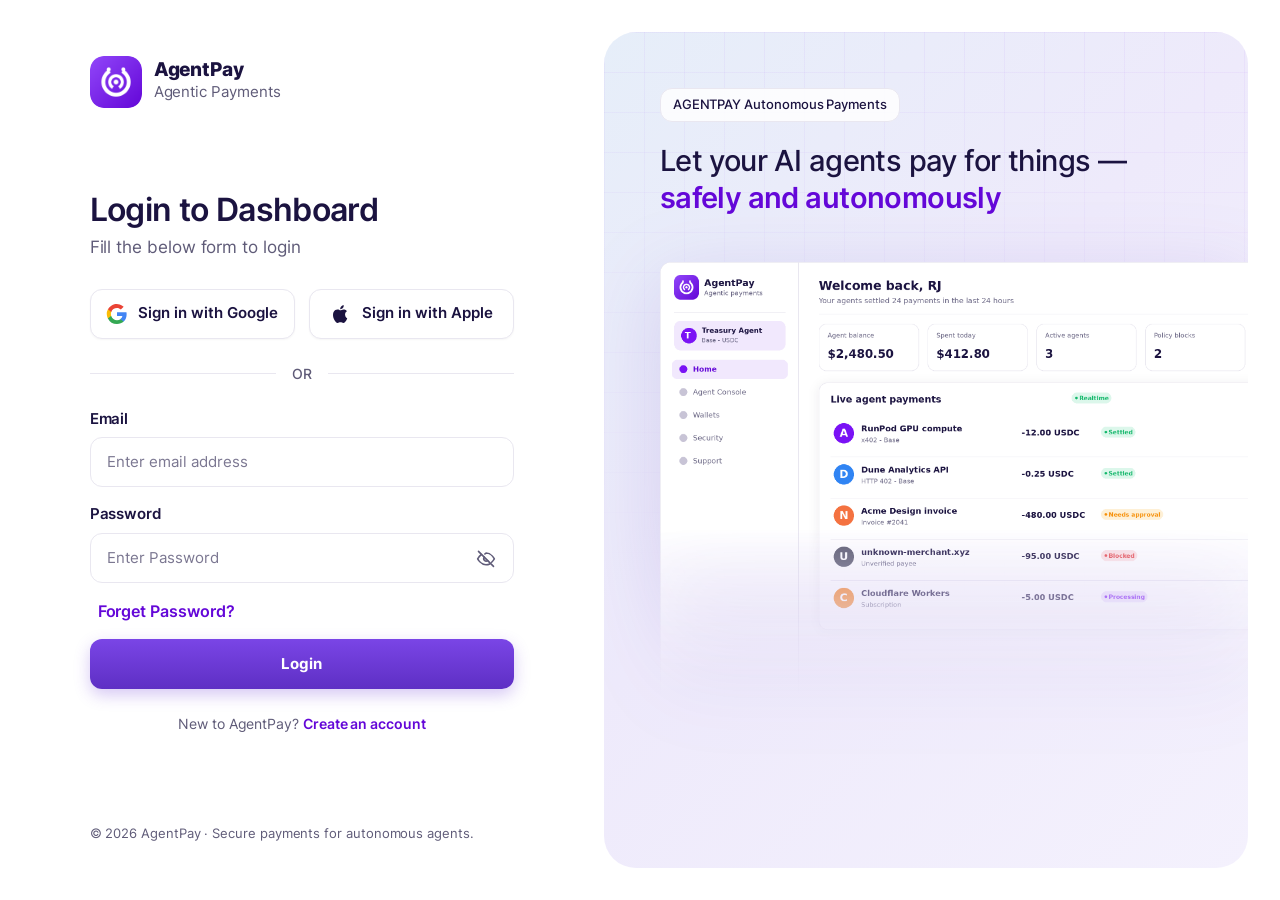
<file: index.html>
<!DOCTYPE html>
<html lang="en"><head><meta charset="utf-8"><title>AgentPay</title><meta http-equiv="refresh" content="0; url=login.html"><script>location.replace("login.html")</script></head><body><a href="login.html">Continue to AgentPay</a></body></html>
</file>
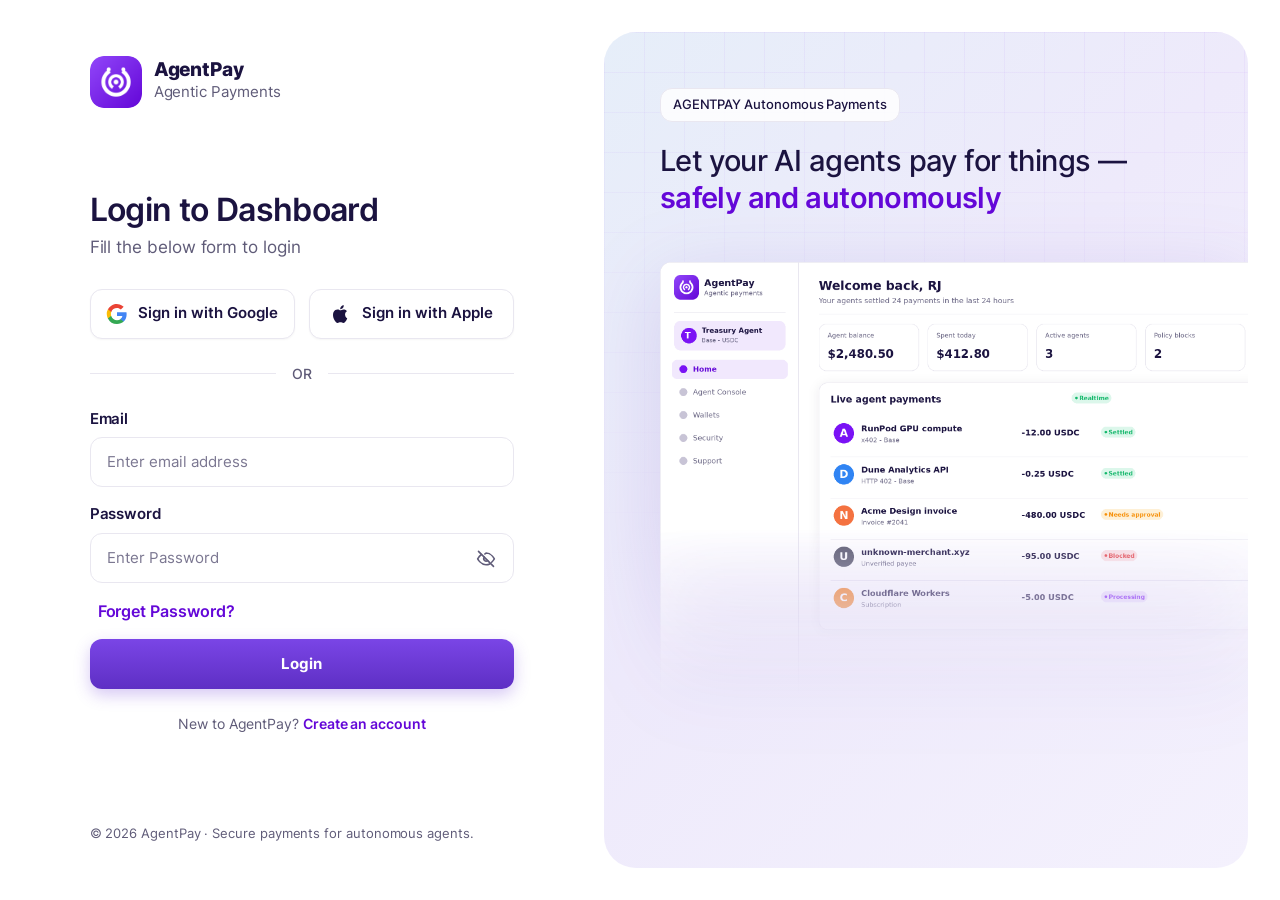
<file: activity.html>
<!DOCTYPE html>
<html lang="en">
<head>
  <meta charset="utf-8">
  <meta name="viewport" content="width=device-width, initial-scale=1">
  <title>Activity · AgentPay</title>
  <link rel="icon" href="assets/img/favicon.png">
  <link rel="stylesheet" href="assets/vendor/bootstrap.min.css">
  <link rel="stylesheet" href="css/style.css?v=20261031">
</head>
<body data-title="Activity & audit log">
<div id="page-content" hidden>
  <div class="bento" id="sums"></div>
  <div class="card-ap">
    <div class="d-flex gap-2 flex-wrap mb-3 align-items-center">
      <input class="form-control" id="fq" placeholder="Search merchant or agent" style="max-width:260px">
      <select class="form-select" id="fs" style="max-width:170px"><option value="">All statuses</option><option>settled</option><option>blocked</option><option>rejected</option></select>
      <select class="form-select" id="fa" style="max-width:190px"><option value="">All agents</option></select>
      <span class="flex-grow-1"></span>
      <button class="btn btn-lav" id="csv">Export CSV</button>
    </div>
    <div class="t-head" style="grid-template-columns:2fr 1.3fr .9fr .9fr 1fr 1.2fr"><span>Merchant</span><span>Agent</span><span>Protocol</span><span>Amount</span><span>Status</span><span>Tx / time</span></div>
    <div id="rows"></div>
  </div>
</div>
<script src="assets/vendor/bootstrap.bundle.min.js"></script>
<script src="js/icons.js?v=20261031"></script>
<script src="js/app.js?v=20261031"></script>
<script>
(function () {
  if (!AP.shell()) return;
  const S = AP.state(), ST = { settled: ["ok", "Settled"], rejected: ["gray", "Rejected"], blocked: ["bad", "Blocked"] };
  AP.$("#fa").innerHTML += S.agents.map((a) => `<option>${AP.esc(a.name)}</option>`).join("");
  const rows = () => { const q = AP.$("#fq").value.toLowerCase(), s = AP.$("#fs").value, a = AP.$("#fa").value; return S.activity.filter((x) => (!s || x.status === s) && (!a || x.agent === a) && (!q || (x.merchant + x.agent).toLowerCase().includes(q))); };
  function render() {
    const all = S.activity, ok = all.filter((x) => x.status === "settled"), r = rows();
    AP.$("#sums").innerHTML = [["Total paid", AP.usd(ok.reduce((s, x) => s + x.amount, 0)), ok.length + " settled payments"], ["Stopped by policy", all.filter((x) => x.status === "blocked").length, "no funds moved"], ["Rejected by you", all.filter((x) => x.status === "rejected").length, "approval declined or expired"], ["Entries", all.length, "full audit trail"]]
      .map(([a, b, c]) => `<div class="stat c3"><small>${a}</small><b>${b}</b><div class="muted small mt-1">${c}</div></div>`).join("");
    AP.$("#rows").innerHTML = r.length ? r.map((x) => { const [c, l] = ST[x.status] || ST.settled; return `<div class="t-row" style="grid-template-columns:2fr 1.3fr .9fr .9fr 1fr 1.2fr"><div class="nm"><b>${AP.esc(x.merchant)}</b><span>${AP.esc(x.chain)}</span></div><div class="small fw-bold d-flex align-items-center gap-2">${AP.agentAvByName(x.agent, 28)}${AP.esc(x.agent)}</div><div class="small fw-bold">${AP.esc(x.protocol)}</div><div class="fw-bold">${AP.usd(x.amount)}</div><div><span class="chip ${c}">${l}</span></div><div class="small">${x.tx ? `<a href="#" data-tx="${x.tx}" class="mono">${AP.short(x.tx)}</a>` : '<span class="muted">—</span>'}<div class="muted">${AP.ago(x.ts)}</div></div></div>`; }).join("") : '<div class="empty">No entries match.</div>';
    AP.$$("[data-tx]").forEach((a) => (a.onclick = (e) => { e.preventDefault(); AP.copy(a.dataset.tx); }));
  }
  ["fq", "fs", "fa"].forEach((i) => (AP.$("#" + i).oninput = render));
  AP.$("#csv").onclick = () => { const h = "time,agent,merchant,amount_usdc,chain,protocol,status,tx\n", b = rows().map((x) => [new Date(x.ts).toISOString(), x.agent, x.merchant, x.amount, x.chain, x.protocol, x.status, x.tx || ""].map((v) => '"' + String(v).replace(/"/g, '""') + '"').join(",")).join("\n"); const a = document.createElement("a"); a.href = URL.createObjectURL(new Blob([h + b], { type: "text/csv" })); a.download = "agentpay-audit-log.csv"; a.click(); AP.toast("Audit log exported", "ok"); };
  render();
})();
</script>
</body>
</html>
</file>
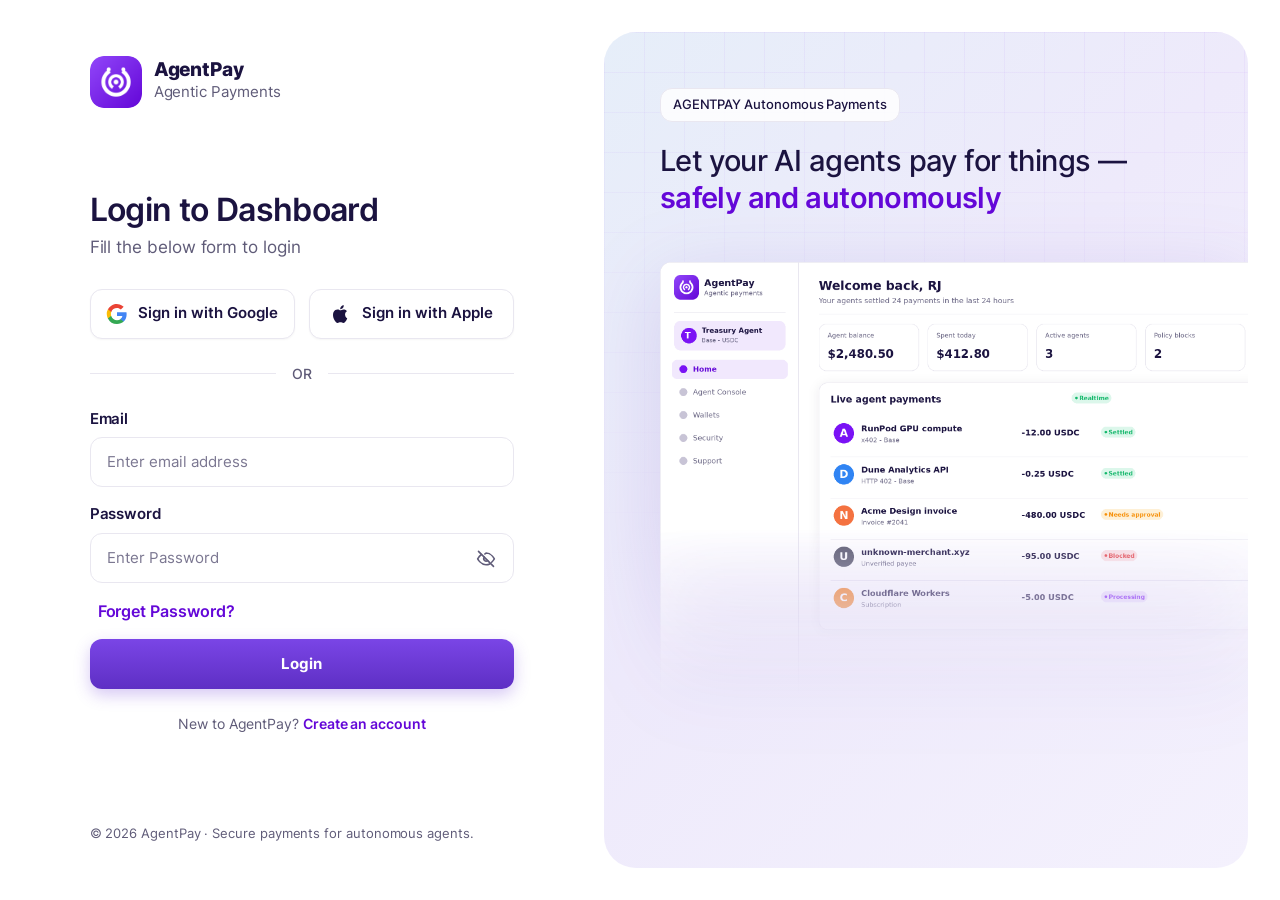
<file: agent.html>
<!DOCTYPE html>
<html lang="en">
<head>
  <meta charset="utf-8">
  <meta name="viewport" content="width=device-width, initial-scale=1">
  <title>Agent Console · AgentPay</title>
  <link rel="icon" href="assets/img/favicon.png">
  <link rel="stylesheet" href="assets/vendor/bootstrap.min.css">
  <link rel="stylesheet" href="css/style.css">
</head>
<body data-title="Agent Console">
<div id="page-content" hidden>

  <!-- HERO: identity -> operating limits -> actions -->
  <section class="agent-hero" id="hero">
    <div class="ah-top">
      <div class="ah-id">
        <div class="ah-avatars" id="orb" aria-hidden="true"></div>
        <div class="ah-txt">
          <div class="ah-title"><h2>Autonomous agent</h2><span class="live-chip" id="runChip">Offline</span></div>
          <p id="heroSub"></p>
        </div>
      </div>
      <div class="ah-act">
        <button class="btn-go" id="liveBtn"></button>
        <button class="btn-kill" id="killBtn"></button>
      </div>
    </div>
    <div class="ah-controls">
      <div class="ctl"><label for="missionSel">Mission</label>
        <select id="missionSel"><option value="all">All agents</option><option value="research">Research · data &amp; APIs</option><option value="ops">Ops · cloud &amp; infra</option><option value="treasury">Treasury · invoices &amp; subs</option></select></div>
      <div class="ctl"><label>Session budget</label><div class="dropdown ntf"><button type="button" class="ntf-btn" id="budgetBtn" data-bs-toggle="dropdown" data-bs-auto-close="outside" aria-expanded="false"></button><div class="dropdown-menu dropdown-menu-end ntf-menu" id="budgetMenu"></div></div></div>
      <div class="ctl"><label>Speed</label><div class="seg" id="speedGrp"><button data-sp="1">1×</button><button data-sp="2">2×</button><button data-sp="4">4×</button></div></div>
      <div class="ctl"><label>Notifications</label><div class="dropdown ntf"><button type="button" class="ntf-btn" id="ntfBtn" data-bs-toggle="dropdown" data-bs-auto-close="outside" aria-expanded="false"></button><div class="dropdown-menu dropdown-menu-end ntf-menu" id="ntfMenu"></div></div></div>
    </div>
  </section>

  <div class="kpis" id="kpis"></div>

  <nav class="ap-tabs" id="tabs">
    <button data-tab="live"><i data-i="activity" data-s="18"></i>Live activity</button>
    <button data-tab="crew"><i data-i="users" data-s="18"></i>Agent crew</button>
    <button data-tab="approvals"><i data-i="clock" data-s="18"></i>Approvals<span class="cnt" id="cntApp">0</span></button>
    <button data-tab="policy"><i data-i="shield-check" data-s="18"></i>Policy &amp; mandates</button>
    <button data-tab="payments"><i data-i="receipt" data-s="18"></i>Payments</button>
    <button data-tab="settings"><i data-i="settings" data-s="18"></i>Agent settings</button>
  </nav>

  <!-- 1 · LIVE ACTIVITY -->
  <section class="tab-pane" data-pane="live">
    <div class="bento">
      <div class="card-ap c7">
        <div class="bh"><h5>Live activity</h5><span class="chip gray" id="laneCount">0 running</span></div>
        <div class="lanes-box"><div id="lanes"></div></div>
      </div>
      <div class="card-ap c5">
        <div class="bh"><h5>Trigger a task now</h5></div>
        <div class="muted small mb-3">Works even when the agent is offline. Try the 480 USDC invoice, the over-limit purchase and the suspicious payee.</div>
        <div id="scnList"></div>
        <form novalidate id="cmdForm" class="d-flex gap-2 mt-3"><input class="form-control" id="cmdIn" placeholder="Pay 25 USDC to api.weatherdata.xyz"><button class="btn btn-brand btn-icon flex-none" style="width:48px;height:48px" title="Run"><i data-i="send" data-s="18"></i></button></form>
        <div class="muted small mt-2">Try an unlisted domain to watch the policy engine block it.</div>
        <div class="kv push pt-3" id="sessKv"></div>
      </div>
      <div class="card-ap c7 p-0 overflow-hidden">
        <div class="termwrap" style="border:0;border-radius:0;height:100%;display:flex;flex-direction:column">
          <div class="term-bar"><span class="dots"><i></i><i></i><i></i></span><b>agent@agentpay — live stream</b><span class="flex-grow-1"></span><button class="tb-btn" id="clearTerm">Clear</button></div>
          <div class="term-body"><div class="term" id="term"></div></div>
        </div>
      </div>
      <div class="card-ap c5"><div id="polSnap" class="d-flex flex-column h-100"></div></div>
    </div>
  </section>

  <!-- 2 · AGENT CREW -->
  <section class="tab-pane" data-pane="crew">
    <div class="bh"><div><h5 class="mb-0">Agent crew</h5><div class="sub" id="crewSub"></div></div><button class="btn btn-brand" id="newAgentBtn"><i data-i="plus" data-s="16"></i> Create agent</button></div>
    <div class="bento" id="crew"></div>
  </section>

  <!-- 3 · APPROVALS -->
  <section class="tab-pane" data-pane="approvals">
    <div class="bento">
      <div class="card-ap c7" id="inboxCard">
        <div class="bh"><h5>Approval inbox</h5><span class="chip gray" id="inboxCount">0 waiting</span></div>
        <div id="inbox" class="grow"></div>
      </div>
      <div class="card-ap c5">
        <div class="bh"><h5>How approvals work</h5></div>
        <div id="apprInfo" class="grow"></div>
      </div>
    </div>
  </section>

  <!-- 4 · POLICY & MANDATES -->
  <section class="tab-pane" data-pane="policy">
    <div class="bento">
      <div class="card-ap c6"><div id="polSnap2" class="d-flex flex-column h-100"></div></div>
      <div class="card-ap c6"><div class="bh"><h5>Mandates (AP2)</h5><span class="sub">pre-signed by you</span></div><div id="mandates" class="fill-list"></div></div>
      <div class="card-ap c6"><div class="bh"><h5>Payment rails</h5><a href="wallets.html#cards" class="small">Manage</a></div><div id="railList" class="fill-list"></div></div>
      <div class="card-ap c6"><div class="bh"><h5>Allow-list &amp; blocked categories</h5><a href="security.html#policy" class="small">Edit</a></div><div id="listsBox" class="grow"></div></div>
    </div>
  </section>

  <!-- 5 · PAYMENTS -->
  <section class="tab-pane" data-pane="payments">
    <div class="bento">
      <div class="card-ap c8"><div class="bh"><h5>Recent payments</h5><a href="activity.html" class="small">Full audit log</a></div><div id="hist" class="fill-list"></div></div>
      <div class="card-ap c4"><div class="bh"><h5>Spend by agent</h5><span class="sub">settled, all time</span></div><div id="byAgent" class="grow"></div></div>
    </div>
  </section>

  <!-- 6 · AGENT SETTINGS -->
  <section class="tab-pane" data-pane="settings">
    <div class="bento">
      <div class="card-ap c4"><div class="bh"><h5>Choose agent</h5></div><div id="setList" class="fill-list"></div><button class="btn btn-lav mt-3" id="newAgentBtn2"><i data-i="plus" data-s="16"></i> Create agent</button></div>
      <div class="card-ap c8"><div class="bh"><h5 id="setTitle">Settings</h5><span class="sub">changes apply to the next payment</span></div><div id="setForm" class="grow"></div><div class="d-flex gap-2 mt-4"><button class="btn btn-brand" id="setSave">Save changes</button><button class="btn btn-soft" id="setReset">Discard</button></div></div>
      <div class="card-ap c6"><div class="bh"><h5>Access &amp; session key</h5></div><div id="setKey" class="grow"></div></div>
      <div class="card-ap c6"><div class="bh"><h5>Danger zone</h5></div><div id="setDanger" class="grow"></div></div>
    </div>
  </section>
</div>

<script src="assets/vendor/bootstrap.bundle.min.js"></script>
<script src="js/icons.js"></script>
<script src="js/app.js"></script>
<script src="js/agent-script.js"></script>
<script src="js/agent-run.js"></script>
<script src="js/agent.js"></script>
</body>
</html>
</file>
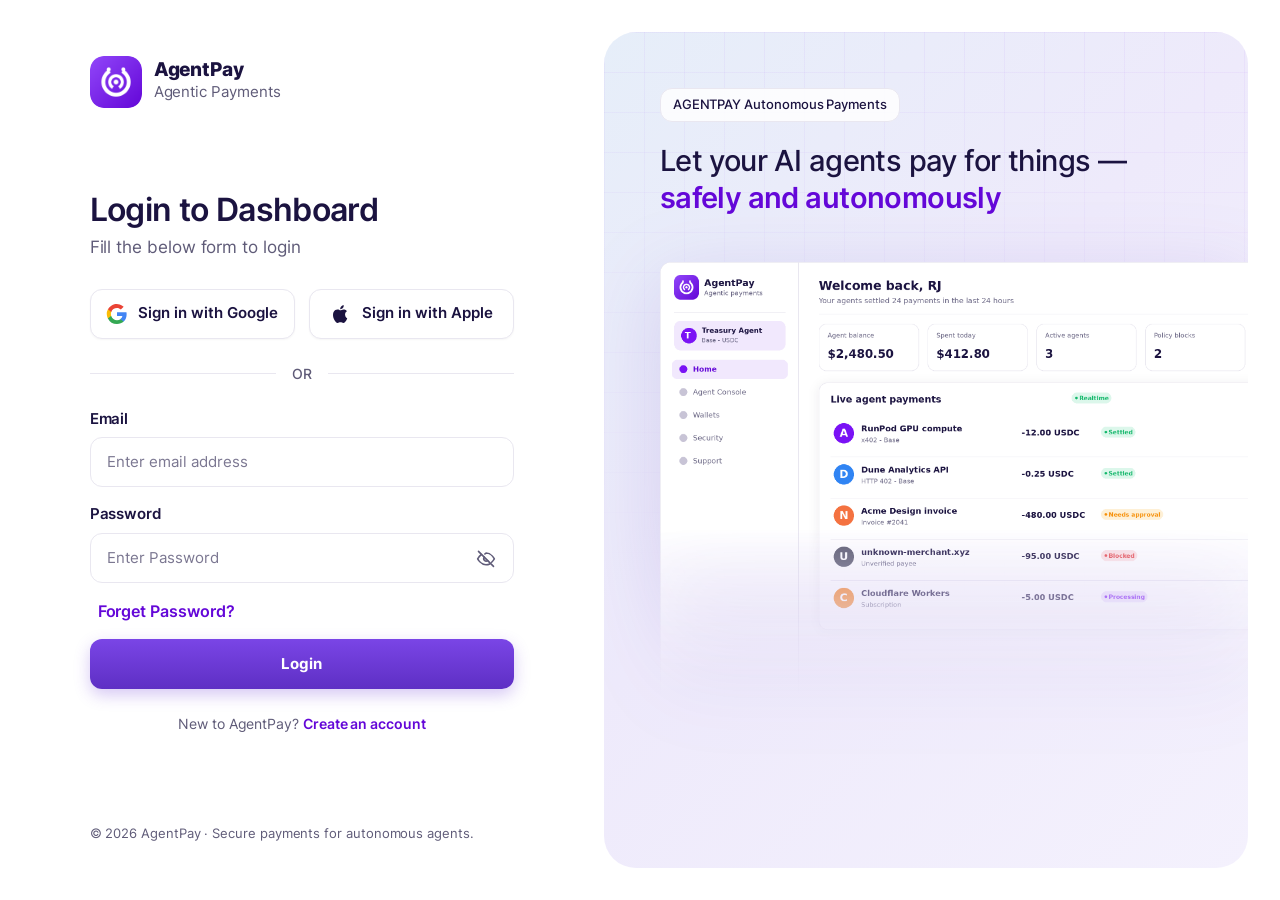
<file: dashboard.html>
<!DOCTYPE html>
<html lang="en">
<head>
  <meta charset="utf-8">
  <meta name="viewport" content="width=device-width, initial-scale=1">
  <title>Home · AgentPay</title>
  <link rel="icon" href="assets/img/favicon.png">
  <link rel="stylesheet" href="assets/vendor/bootstrap.min.css">
  <link rel="stylesheet" href="css/style.css?v=20261031">
</head>
<body data-title="Home">
<div id="page-content" hidden>
  <div class="bento" id="stats"></div>

  <div class="bento">
    <div class="card-ap c7">
      <div class="bh"><h5>Your agents</h5><button class="btn btn-lav btn-sm" id="newAgentBtn"><i data-i="plus" data-s="14"></i> Create agent</button></div>
      <div class="t-head" style="grid-template-columns:2.2fr 1.3fr 1.1fr 104px"><span>Agent</span><span>Status</span><span>Budget used</span><span></span></div>
      <div id="agentRows" class="fill-list"></div>
    </div>
    <div class="panel-lav c5">
      <div class="inner text-center">
        <div class="d-inline-flex align-items-center gap-2 net-chip mb-2 mx-auto"><i data-i="usdc" data-s="22"></i>Daily budget · USDC</div>
        <div class="amount-big my-2" id="budgetBig">$ 300</div>
        <div class="muted mb-3" id="budgetSub"></div>
        <div class="text-start" id="budgetLimBox"></div>
        <div class="amount-chips d-flex gap-2 justify-content-center flex-wrap mt-3" id="budgetChips"></div>
        <div class="mini-wrap push pt-3 text-start"><div class="small fw-bold mb-2">Spend, last 7 days</div><div class="mini-bars" id="bars"></div><div class="mini-lbl" id="barLbl"></div></div>
        <button class="btn btn-brand btn-lg w-100 mt-3" id="saveBudget">Save daily budget</button>
      </div>
    </div>

    <div class="card-ap c7">
      <div class="bh"><h5>Recent payments</h5><a href="activity.html" class="small">View all</a></div>
      <div class="t-head" style="grid-template-columns:2.2fr 1fr 1fr 1.2fr"><span>Merchant</span><span>Protocol</span><span>Amount</span><span>Status</span></div>
      <div id="activityRows" class="fill-list"></div>
    </div>
    <div class="card-ap c5">
      <div class="bh"><h5>Quick actions</h5></div>
      <div class="d-flex justify-content-around text-center mb-4">
        <div><button class="circle-act mb-2" id="actFund"><i data-i="plus" data-s="26"></i></button><div class="fw-bold small">Fund</div></div>
        <div><button class="circle-act mb-2" id="actRun"><i data-i="play" data-s="24"></i></button><div class="fw-bold small">Run agent</div></div>
        <div><button class="circle-act mb-2" id="actPolicy"><i data-i="sliders" data-s="24"></i></button><div class="fw-bold small">Policy</div></div>
        <div><button class="circle-act mb-2" id="actWallet"><i data-i="wallet" data-s="24"></i></button><div class="fw-bold small">Wallets</div></div>
      </div>
      <div class="banner mb-3 grow">
        <h3>Let your agent pay anything</h3>
        <p>Stablecoins, invoices, subscriptions and agent-to-agent jobs — with built-in guardrails.</p>
        <a href="agent.html#live" class="btn btn-brand">Launch live agent</a>
        <div class="coin"><i data-i="zap" data-s="44"></i></div>
      </div>
      <div class="kv" id="dashKv"></div>
    </div>
  </div>

  <div class="bh mt-4"><h5>Supported agentic payment rails</h5><a href="agent.html#policy" class="small">View policy</a></div>
  <div class="bento" id="rails"></div>
</div>

<!-- Fund modal -->
<div class="modal fade" id="fundModal" tabindex="-1"><div class="modal-dialog modal-dialog-centered"><div class="modal-content p-2">
  <div class="modal-header"><h5 class="modal-title fw-800">Fund agent wallet</h5><button class="btn-close" data-bs-dismiss="modal"></button></div>
  <div class="modal-body">
    <div class="addr-box mb-3 justify-content-between"><span class="muted">From</span><b id="fundFrom"></b></div>
    <label class="form-label">Amount (USDC)</label>
    <input class="form-control form-control-lg" id="fundAmt" type="number" value="500">
    <div class="amount-chips d-flex gap-2 mt-3"><button data-amt="100">$100</button><button data-amt="500">$500</button><button data-amt="1000">$1000</button></div>
  </div>
  <div class="modal-footer"><button class="btn btn-soft" data-bs-dismiss="modal">Cancel</button><button class="btn btn-brand" id="fundGo">Transfer</button></div>
</div></div></div>

<script src="assets/vendor/bootstrap.bundle.min.js"></script>
<script src="js/icons.js?v=20261031"></script>
<script src="js/app.js?v=20261031"></script>
<script src="js/dashboard.js?v=20261031"></script>
</body>
</html>
</file>
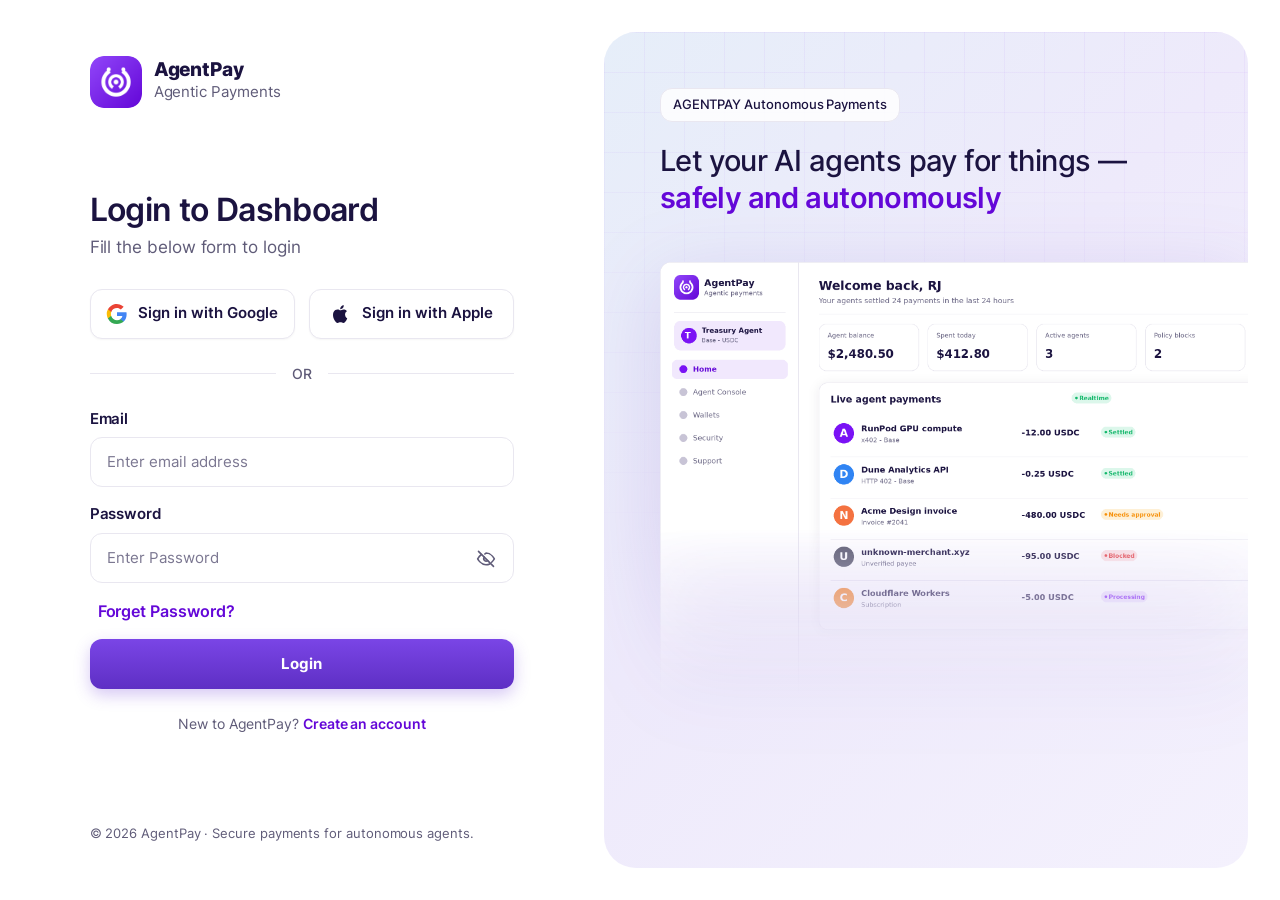
<file: login.html>
<!DOCTYPE html>
<html lang="en">
<head>
  <meta charset="utf-8">
  <meta name="viewport" content="width=device-width, initial-scale=1">
  <title>Login · AgentPay</title>
  <link rel="icon" href="assets/img/favicon.png">
  <link rel="stylesheet" href="assets/vendor/bootstrap.min.css">
  <link rel="stylesheet" href="css/style.css?v=20261031">
</head>
<body>
<div class="auth">
  <section class="auth-left">
    <div class="auth-brand">
      <img src="assets/img/logo.png" alt="AgentPay logo">
      <div><b>AgentPay</b><span>Agentic Payments</span></div>
    </div>

    <div class="auth-form">
      <h1>Login to Dashboard</h1>
      <p class="sub">Fill the below form to login</p>

      <div class="sso">
        <button type="button" data-sso="Google"><i data-i="google" data-s="22"></i>Sign in with Google</button>
        <button type="button" data-sso="Apple"><i data-i="apple" data-s="22"></i>Sign in with Apple</button>
      </div>
      <div class="or">OR</div>

      <form id="loginForm" novalidate>
        <div class="mb-3">
          <label class="form-label" for="email">Email</label>
          <input class="form-control" id="email" type="email" placeholder="Enter email address" autocomplete="username">
        </div>
        <div class="mb-2">
          <label class="form-label" for="password">Password</label>
          <div class="input-wrap">
            <input class="form-control" id="password" type="password" placeholder="Enter Password" autocomplete="current-password">
            <button type="button" class="reveal" aria-label="Show password"><i data-i="eye-off" data-s="20"></i></button>
          </div>
        </div>
        <div class="d-flex justify-content-between align-items-center my-3">
          <a href="#" data-bs-toggle="modal" data-bs-target="#forgotModal" class="ps-2" style="font-size:16px">Forget Password?</a>
          <a href="#" id="demoFill" class="small"></a>
        </div>
        <button class="btn btn-grad btn-lg w-100" id="loginBtn" type="submit" style="border-radius:12px">Login</button>
      </form>
      <p class="mt-4 text-center muted">New to AgentPay? <a href="signup.html">Create an account</a></p>
    </div>
    <div class="auth-foot">© 2026 AgentPay · Secure payments for autonomous agents.</div>
  </section>

  <section class="auth-right">
    <div class="copy">
      <span class="tag-pill">AGENTPAY Autonomous Payments</span>
      <h2>Let your AI agents pay for things — <em>safely and autonomously</em></h2>
    </div>
    <img class="hero" src="assets/img/login-hero.png" alt="AgentPay dashboard preview">
  </section>
</div>

<!-- Forgot password -->
<div class="modal fade" id="forgotModal" tabindex="-1"><div class="modal-dialog modal-dialog-centered"><div class="modal-content p-2">
  <div class="modal-header"><h5 class="modal-title fw-800">Reset your password</h5><button class="btn-close" data-bs-dismiss="modal"></button></div>
  <div class="modal-body"><p class="muted">Enter your email and we’ll send a secure reset link.</p>
    <input class="form-control" id="forgotEmail" type="email" placeholder="you@company.com"></div>
  <div class="modal-footer"><button class="btn btn-soft" data-bs-dismiss="modal">Cancel</button><button class="btn btn-brand" id="forgotSend">Send reset link</button></div>
</div></div></div>

<script src="assets/vendor/bootstrap.bundle.min.js"></script>
<script src="js/icons.js?v=20261031"></script>
<script src="js/app.js?v=20261031"></script>
<script src="js/auth.js?v=20261031"></script>
</body>
</html>
</file>
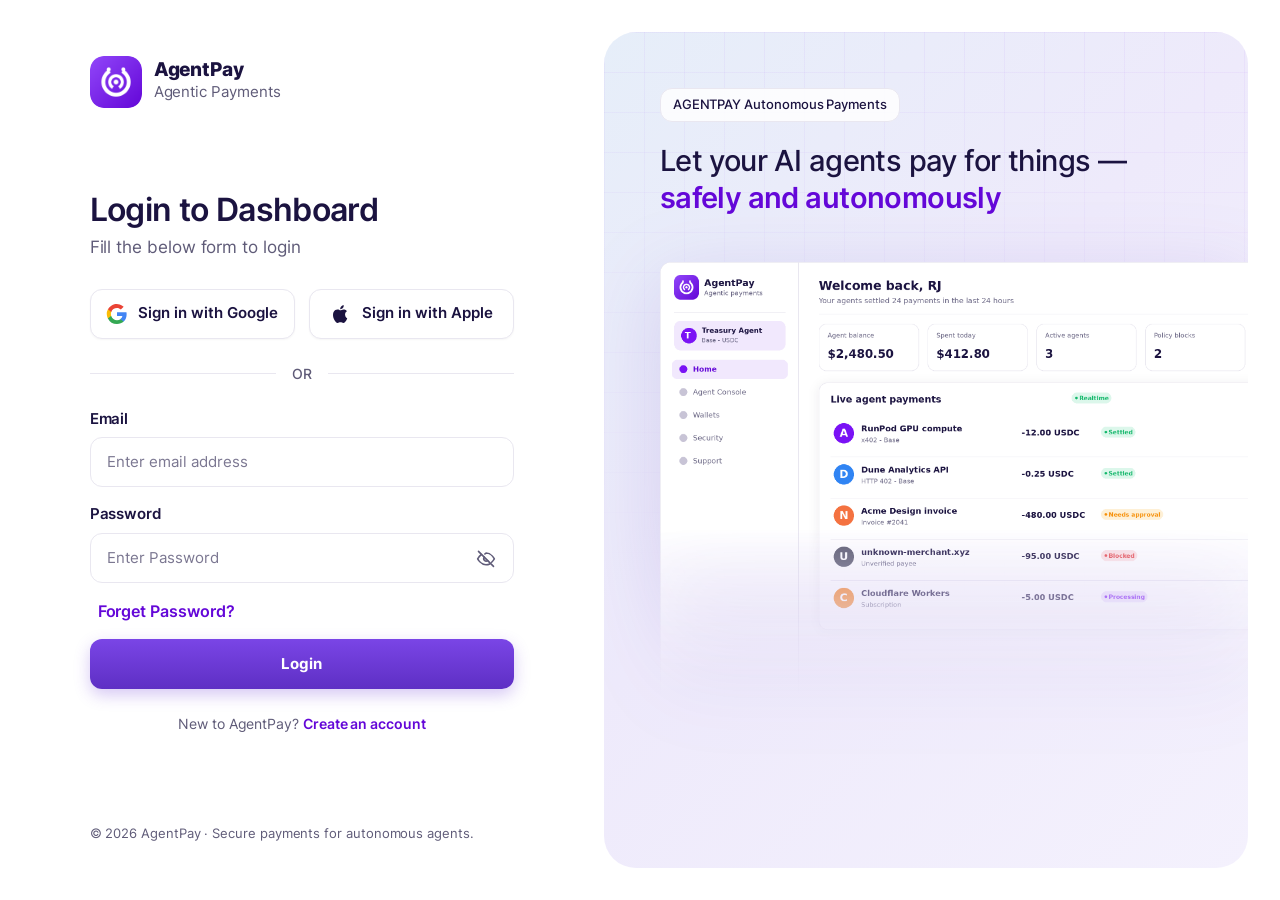
<file: onboarding.html>
<!DOCTYPE html>
<html lang="en">
<head>
  <meta charset="utf-8">
  <meta name="viewport" content="width=device-width, initial-scale=1">
  <title>Onboarding · AgentPay</title>
  <link rel="icon" href="assets/img/favicon.png">
  <link rel="stylesheet" href="assets/vendor/bootstrap.min.css">
  <link rel="stylesheet" href="css/style.css?v=20261031">
</head>
<body>
<div class="ob">
  <aside class="ob-side">
    <div class="brand"><img src="assets/img/logo.png" alt="AgentPay">AgentPay</div>
    <ul class="ob-steps" id="obSteps"></ul>
    <div class="mt-auto small" style="opacity:.8">Secure by design · You stay in control of every payment</div>
  </aside>
  <main class="ob-main"><div id="obBody"></div></main>
</div>
<script src="assets/vendor/bootstrap.bundle.min.js"></script>
<script src="js/icons.js?v=20261031"></script>
<script src="js/app.js?v=20261031"></script>
<script src="js/onboarding.js?v=20261031"></script>
</body>
</html>
</file>
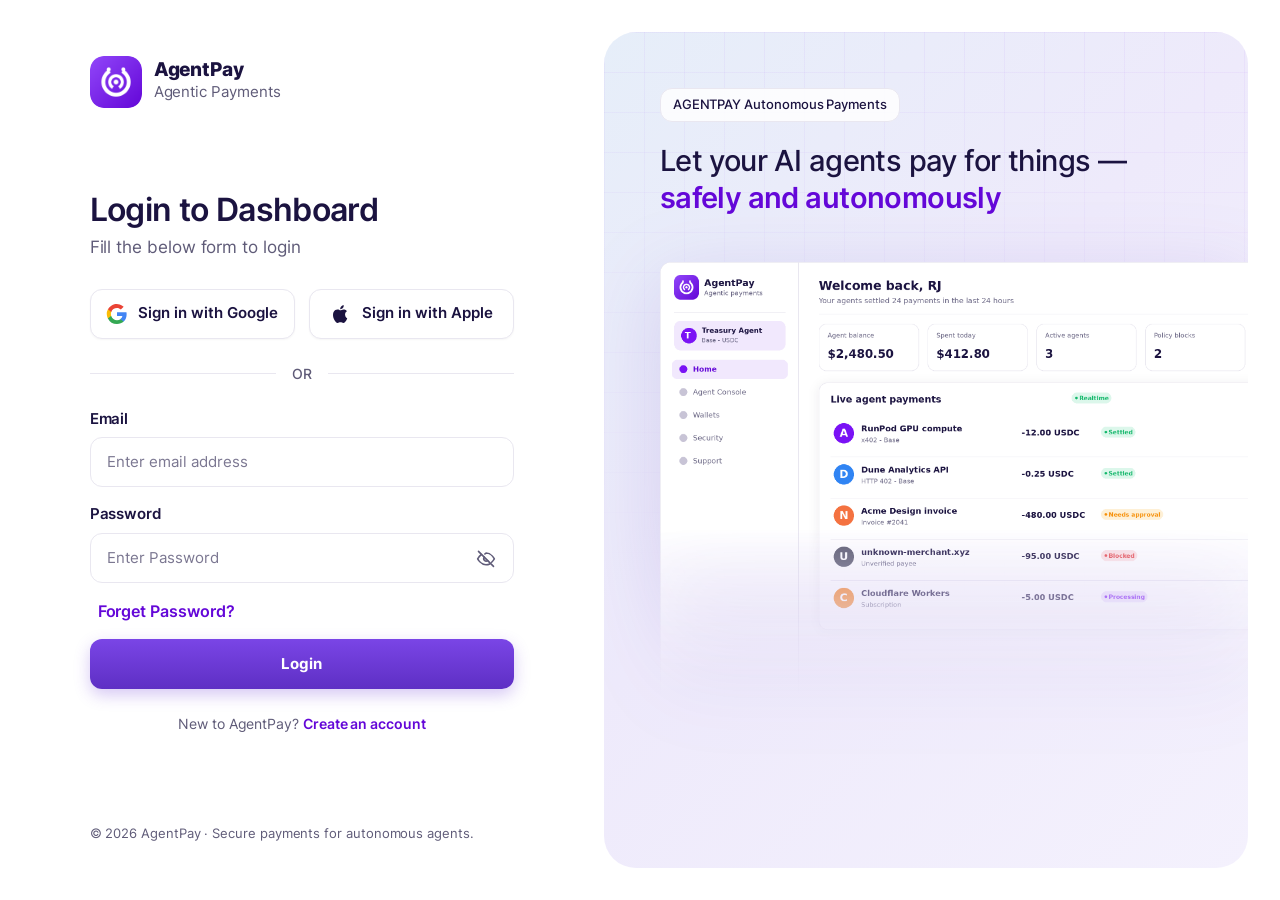
<file: security.html>
<!DOCTYPE html>
<html lang="en">
<head>
  <meta charset="utf-8">
  <meta name="viewport" content="width=device-width, initial-scale=1">
  <title>Security · AgentPay</title>
  <link rel="icon" href="assets/img/favicon.png">
  <link rel="stylesheet" href="assets/vendor/bootstrap.min.css">
  <link rel="stylesheet" href="css/style.css?v=20261031">
</head>
<body data-title="Security">
<div id="page-content" hidden>
  <nav class="ap-tabs" id="tabs">
    <button data-tab="overview"><i data-i="shield-check" data-s="18"></i>Overview</button>
    <button data-tab="policy"><i data-i="sliders" data-s="18"></i>Spending policy</button>
    <button data-tab="access"><i data-i="globe" data-s="18"></i>Allow-list &amp; categories</button>
    <button data-tab="audit"><i data-i="list" data-s="18"></i>Audit log</button>
  </nav>

  <section class="tab-pane" data-pane="overview">
    <div class="bento">
      <div class="card-ap c4 text-center">
        <div class="score-ring mx-auto mb-3" id="ring"><span id="scoreNum">0</span></div>
        <h4>Security score</h4><p class="muted mb-3" id="scoreMsg"></p>
        <div class="push text-start" id="todo"></div>
      </div>
      <div class="card-ap c4"><div class="bh"><h5>Sign-in &amp; approvals</h5></div><div id="controls" class="fill-list"></div></div>
      <div class="kill c4" id="killBox" style="display:flex;flex-direction:column">
        <div class="d-flex gap-3 align-items-start grow">
          <div class="mt-1" style="color:var(--bad)"><i data-i="power" data-s="30"></i></div>
          <div class="flex-grow-1"><h5 class="mb-1">Emergency kill switch</h5><p class="muted mb-3" id="killTxt"></p><div class="small d-flex flex-column gap-2"><div class="d-flex gap-2"><span style="color:var(--bad)">●</span> Running payments are cancelled</div><div class="d-flex gap-2"><span style="color:var(--bad)">●</span> Signing with the session key stops</div><div class="d-flex gap-2"><span style="color:var(--bad)">●</span> Pending approvals are rejected</div></div></div>
        </div>
        <div class="kv mb-3" id="killKv"></div>
        <button class="btn btn-lg" id="killBtn"></button>
      </div>
      <div class="card-ap c6"><div class="bh"><h5>Protection summary</h5></div><div id="protect" class="fill-list"></div></div>
      <div class="card-ap c6"><div class="bh"><h5>Recent security events</h5><a href="#audit" class="small">All events</a></div><div id="auditMini" class="fill-list"></div></div>
    </div>
  </section>

  <section class="tab-pane" data-pane="policy">
    <div class="bento">
      <div class="card-ap c7">
        <div class="bh"><h5>Spending limits</h5><span class="sub">applies to every agent</span></div>
        <div id="sliders"></div>
        <div class="sec-row"><div class="si"><i data-i="shield" data-s="22"></i></div><div class="tx"><b>Allow-list only</b><span>Agents can only pay merchants on your list</span></div><div class="form-check form-switch m-0"><input class="form-check-input" type="checkbox" id="onlyAllow"></div></div>
        <button class="btn btn-brand btn-lg mt-4 push align-self-start" id="savePolicy">Save policy</button>
      </div>
      <div class="card-ap c5"><div class="bh"><h5>What this means</h5></div><div id="polExplain" class="grow"></div></div>
    </div>
  </section>

  <section class="tab-pane" data-pane="access">
    <div class="bento">
      <div class="card-ap c7">
        <div class="bh"><h5>Allow-listed merchants</h5><span class="chip gray" id="allowCount"></span></div>
        <div class="d-flex flex-wrap gap-2 mb-3 grow align-content-start" id="allowChips"></div>
        <div class="input-group"><input class="form-control" id="allowIn" placeholder="e.g. api.coingecko.com" style="border-radius:12px 0 0 12px"><button class="btn btn-lav" id="allowAdd" style="border-radius:0 12px 12px 0">Add</button></div>
      </div>
      <div class="card-ap c5">
        <div class="bh"><h5>Blocked categories</h5></div>
        <div class="d-flex flex-wrap gap-2 grow align-content-start" id="blockChips"></div>
        <div class="muted small mt-3">Tap a category to block or allow it. Changes save instantly and apply to the next payment.</div>
      </div>
    </div>
  </section>

  <section class="tab-pane" data-pane="audit">
    <div class="card-ap"><div class="bh"><h5>Security audit log</h5><span class="sub">newest first</span></div><div id="audit"></div></div>
  </section>
</div>

<!-- 2FA modal -->
<div class="modal fade" id="tfModal" tabindex="-1"><div class="modal-dialog modal-dialog-centered"><div class="modal-content p-2">
  <div class="modal-header"><h5 class="modal-title fw-800">Set up authenticator</h5><button class="btn-close" data-bs-dismiss="modal"></button></div>
  <div class="modal-body text-center">
    <p class="muted">Scan with Google Authenticator, 1Password or Authy, then enter the 6-digit code.</p>
    <div class="qr-fake mx-auto mb-3" id="qr"></div>
    <div class="addr-box justify-content-center mono small mb-3" id="secretKey"></div>
    <div class="otp d-flex gap-2 justify-content-center mb-2" id="otp"></div>
    <div class="invalid-feedback d-block" id="otpErr"></div>
    <small class="muted">Demo: any 6 digits are accepted.</small>
  </div>
  <div class="modal-footer"><button class="btn btn-soft" data-bs-dismiss="modal">Cancel</button><button class="btn btn-brand" id="tfVerify">Verify &amp; enable</button></div>
</div></div></div>

<!-- Passkey modal -->
<div class="modal fade" id="pkModal" tabindex="-1"><div class="modal-dialog modal-dialog-centered modal-sm"><div class="modal-content p-3 text-center">
  <div class="mx-auto my-3" style="color:var(--brand)"><i data-i="fingerprint" data-s="64"></i></div>
  <h5>Create a passkey</h5><p class="muted" id="pkMsg">Use Face ID, Touch ID or your device PIN.</p>
  <button class="btn btn-brand w-100" id="pkGo">Continue</button>
</div></div></div>

<!-- PIN modal -->
<div class="modal fade" id="pinModal" tabindex="-1"><div class="modal-dialog modal-dialog-centered modal-sm"><div class="modal-content p-2">
  <div class="modal-header"><h5 class="modal-title fw-800" id="pinTitle">Transaction PIN</h5><button class="btn-close" data-bs-dismiss="modal"></button></div>
  <div class="modal-body"><input class="form-control text-center" id="pinIn" inputmode="numeric" placeholder="••••" style="font-size:26px;letter-spacing:10px"><div class="invalid-feedback d-block text-center" id="pinErr"></div></div>
  <div class="modal-footer"><button class="btn btn-brand w-100" id="pinGo">Confirm</button></div>
</div></div></div>

<script src="assets/vendor/bootstrap.bundle.min.js"></script>
<script src="js/icons.js?v=20261031"></script>
<script src="js/app.js?v=20261031"></script>
<script src="js/security.js?v=20261031"></script>
</body>
</html>
</file>
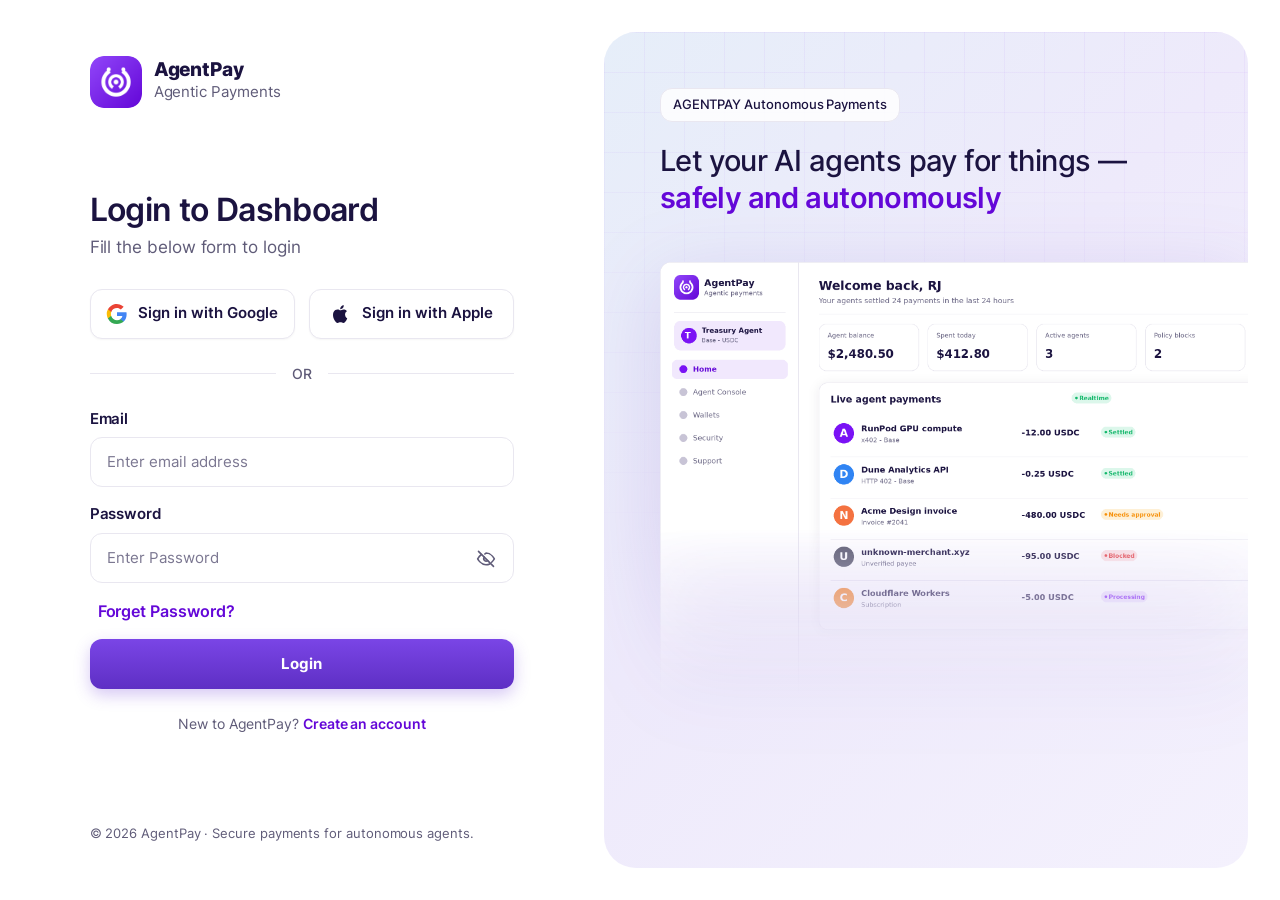
<file: settings.html>
<!DOCTYPE html>
<html lang="en">
<head>
  <meta charset="utf-8">
  <meta name="viewport" content="width=device-width, initial-scale=1">
  <title>Settings · AgentPay</title>
  <link rel="icon" href="assets/img/favicon.png">
  <link rel="stylesheet" href="assets/vendor/bootstrap.min.css">
  <link rel="stylesheet" href="css/style.css?v=20261031">
</head>
<body data-title="Settings">
<div id="page-content" hidden>
  <nav class="ap-tabs" id="tabs">
    <button data-tab="general"><i data-i="settings" data-s="18"></i>General</button>
    <button data-tab="notifications"><i data-i="bell" data-s="18"></i>Email &amp; push alerts</button>
    <button data-tab="webhooks"><i data-i="webhook" data-s="18"></i>Webhooks</button>
    <button data-tab="team"><i data-i="users" data-s="18"></i>Team &amp; roles</button>
  </nav>

  <section class="tab-pane" data-pane="general"><div class="bento">
    <div class="card-ap c6"><div class="bh"><h5>Profile</h5></div><div id="gProfile" class="d-flex flex-column grow"></div></div>
    <div class="card-ap c6"><div class="bh"><h5>Appearance &amp; defaults</h5></div><div id="gPrefs" class="d-flex flex-column grow"></div></div>
    <div class="card-ap c6"><div class="bh"><h5>Workspace data</h5></div><div id="gData" class="grow"></div></div>
    <div class="card-ap c6"><div class="bh"><h5>Danger zone</h5></div><div id="gDanger" class="grow"></div></div>
  </div></section>

  <section class="tab-pane" data-pane="notifications"><div class="bento">
    <div class="card-ap c6"><div class="bh"><h5>Email alerts</h5><div class="form-check form-switch m-0"><input class="form-check-input" type="checkbox" id="emOn"></div></div><div id="emBox" class="d-flex flex-column grow"></div></div>
    <div class="card-ap c6"><div class="bh"><h5>Push alerts</h5><div class="form-check form-switch m-0"><input class="form-check-input" type="checkbox" id="puOn"></div></div><div id="puBox" class="d-flex flex-column grow"></div></div>
  </div></section>

  <section class="tab-pane" data-pane="webhooks"><div class="bento">
    <div class="card-ap c7"><div class="bh"><h5>Endpoints</h5><button class="btn btn-brand btn-sm" id="whAdd"><i data-i="plus" data-s="14"></i> Add endpoint</button></div><div id="whList" class="fill-list"></div></div>
    <div class="card-ap c5"><div class="bh"><h5>Recent deliveries</h5></div><div id="whLog" class="fill-list"></div></div>
    <div class="card-ap c6"><div class="bh"><h5>Verify signatures</h5></div><div id="whVerify" class="grow"></div></div>
    <div class="card-ap c6"><div class="bh"><h5>Event catalogue</h5></div><div id="whEvents" class="fill-list"></div></div>
  </div></section>

  <section class="tab-pane" data-pane="team"><div class="bento">
    <div class="card-ap c8"><div class="bh"><h5>Members</h5><span class="chip gray" id="seatChip"></span></div><div id="tmList" class="fill-list"></div>
      <form novalidate id="tmForm" class="row g-2 mt-3"><div class="col-md-5"><input class="form-control" id="tmEmail" placeholder="teammate@company.com"></div><div class="col-md-4"><select class="form-select" id="tmRole"></select></div><div class="col-md-3"><button class="btn btn-brand w-100">Invite</button></div></form></div>
    <div class="card-ap c4"><div class="bh"><h5>Seats</h5></div><div id="tmSeats" class="d-flex flex-column grow"></div></div>
    <div class="card-ap c12"><div class="bh"><h5>Role permissions</h5></div><div style="overflow-x:auto" id="tmMatrix"></div></div>
  </div></section>

</div>
<div class="modal fade" id="whModal" tabindex="-1"><div class="modal-dialog modal-dialog-centered"><div class="modal-content p-2">
  <div class="modal-header"><h5 class="modal-title fw-800">Add webhook endpoint</h5><button class="btn-close" data-bs-dismiss="modal"></button></div>
  <div class="modal-body"><label class="form-label">Endpoint URL</label><input class="form-control mb-3" id="whUrl" placeholder="https://example.com/hooks/agentpay"><label class="form-label">Events</label><div class="d-flex flex-wrap gap-2" id="whEv"></div></div>
  <div class="modal-footer"><button class="btn btn-soft" data-bs-dismiss="modal">Cancel</button><button class="btn btn-brand" id="whGo">Add endpoint</button></div></div></div></div>
<script src="assets/vendor/bootstrap.bundle.min.js"></script>
<script src="js/icons.js?v=20261031"></script>
<script src="js/app.js?v=20261031"></script>
<script src="js/settings.js?v=20261031"></script>
</body>
</html>
</file>
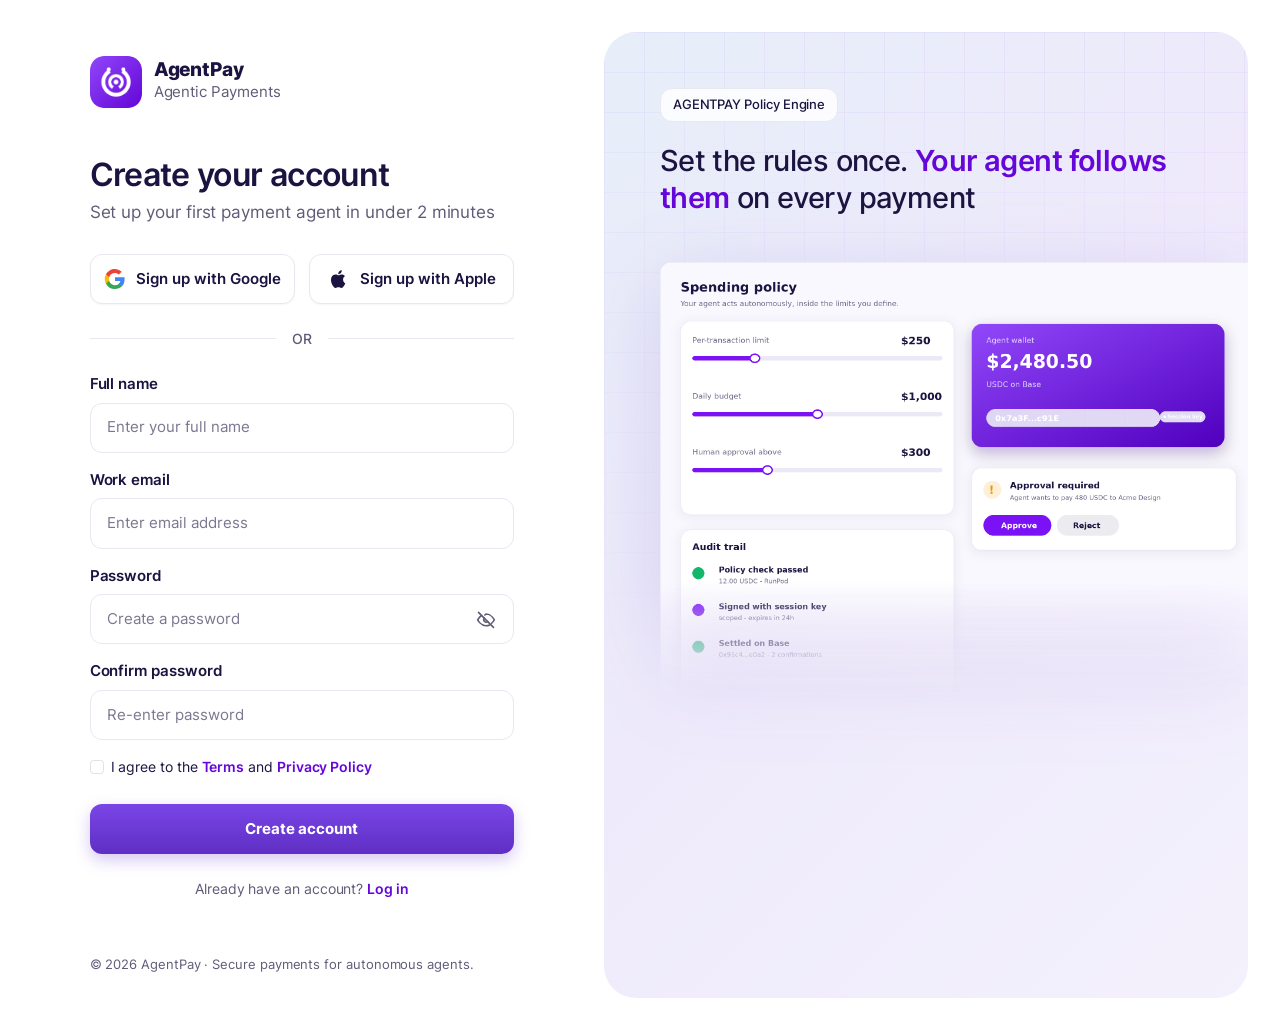
<file: signup.html>
<!DOCTYPE html>
<html lang="en">
<head>
  <meta charset="utf-8">
  <meta name="viewport" content="width=device-width, initial-scale=1">
  <title>Sign up · AgentPay</title>
  <link rel="icon" href="assets/img/favicon.png">
  <link rel="stylesheet" href="assets/vendor/bootstrap.min.css">
  <link rel="stylesheet" href="css/style.css?v=20261031">
</head>
<body data-mode="signup">
<div class="auth">
  <section class="auth-left">
    <div class="auth-brand">
      <img src="assets/img/logo.png" alt="AgentPay logo">
      <div><b>AgentPay</b><span>Agentic Payments</span></div>
    </div>

    <div class="auth-form">
      <h1>Create your account</h1>
      <p class="sub">Set up your first payment agent in under 2 minutes</p>

      <div class="sso">
        <button type="button" data-sso="Google"><i data-i="google" data-s="22"></i>Sign up with Google</button>
        <button type="button" data-sso="Apple"><i data-i="apple" data-s="22"></i>Sign up with Apple</button>
      </div>
      <div class="or">OR</div>

      <form id="signupForm" novalidate>
        <div class="mb-3">
          <label class="form-label" for="name">Full name</label>
          <input class="form-control" id="name" placeholder="Enter your full name" autocomplete="name">
        </div>
        <div class="mb-3">
          <label class="form-label" for="email">Work email</label>
          <input class="form-control" id="email" type="email" placeholder="Enter email address" autocomplete="username">
        </div>
        <div class="mb-3">
          <label class="form-label" for="password">Password</label>
          <div class="input-wrap">
            <input class="form-control" id="password" type="password" placeholder="Create a password" autocomplete="new-password">
            <button type="button" class="reveal" aria-label="Show password"><i data-i="eye-off" data-s="20"></i></button>
          </div>
        </div>
        <div class="mb-3">
          <label class="form-label" for="confirm">Confirm password</label>
          <input class="form-control" id="confirm" type="password" placeholder="Re-enter password" autocomplete="new-password">
        </div>
        <div class="form-check mb-4">
          <input class="form-check-input" type="checkbox" id="terms">
          <label class="form-check-label" for="terms">I agree to the <a href="#" onclick="return false">Terms</a> and <a href="#" onclick="return false">Privacy Policy</a></label>
        </div>
        <button class="btn btn-grad btn-lg w-100" type="submit" style="border-radius:12px">Create account</button>
      </form>
      <p class="mt-4 text-center muted">Already have an account? <a href="login.html">Log in</a></p>
    </div>
    <div class="auth-foot">© 2026 AgentPay · Secure payments for autonomous agents.</div>
  </section>

  <section class="auth-right">
    <div class="copy">
      <span class="tag-pill">AGENTPAY Policy Engine</span>
      <h2>Set the rules once. <em>Your agent follows them</em> on every payment</h2>
    </div>
    <img class="hero" src="assets/img/signup-hero.png" alt="Spending policy preview">
  </section>
</div>
<script src="assets/vendor/bootstrap.bundle.min.js"></script>
<script src="js/icons.js?v=20261031"></script>
<script src="js/app.js?v=20261031"></script>
<script src="js/auth.js?v=20261031"></script>
</body>
</html>
</file>
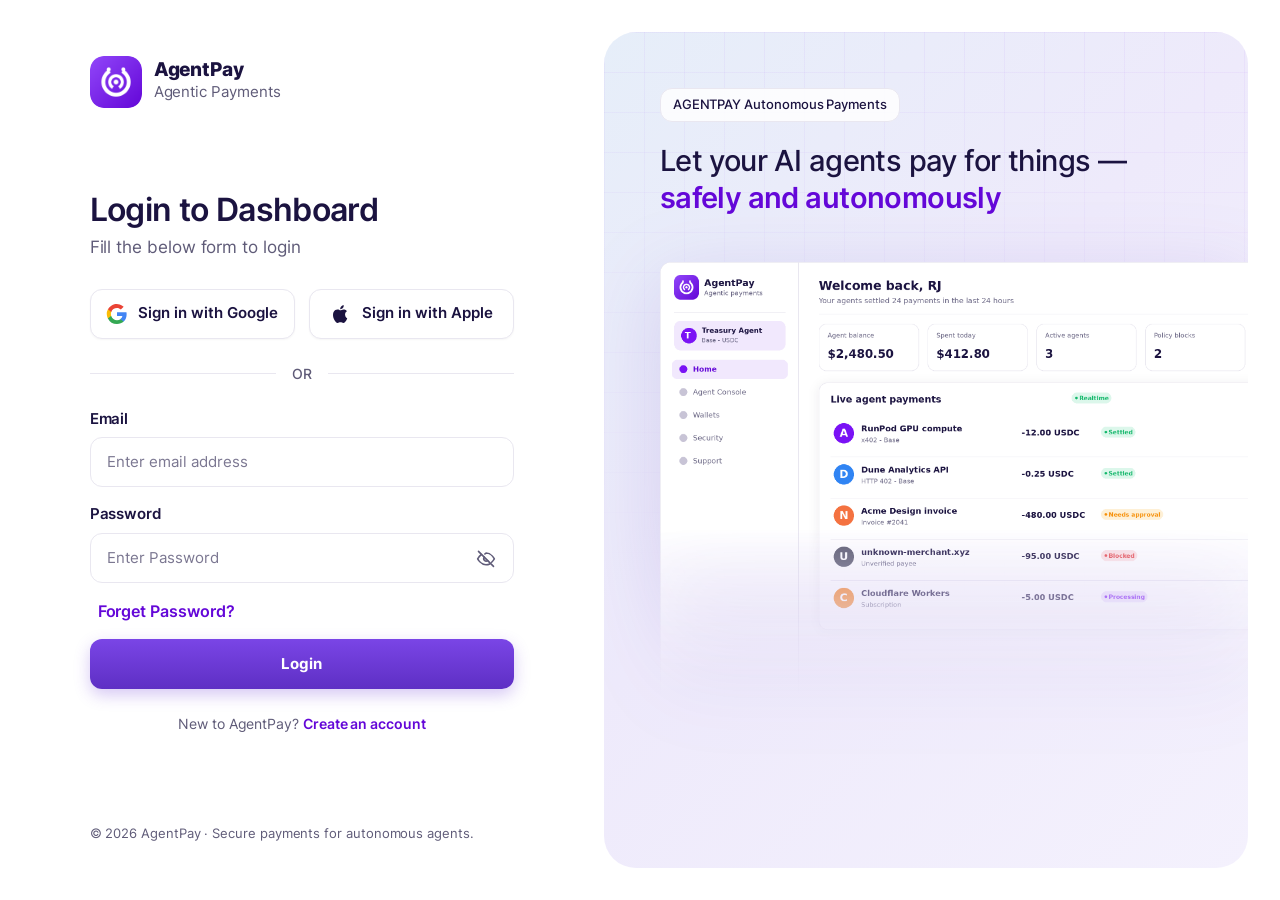
<file: subscription.html>
<!DOCTYPE html>
<html lang="en">
<head>
  <meta charset="utf-8">
  <meta name="viewport" content="width=device-width, initial-scale=1">
  <title>Subscription · AgentPay</title>
  <link rel="icon" href="assets/img/favicon.png">
  <link rel="stylesheet" href="assets/vendor/bootstrap.min.css">
  <link rel="stylesheet" href="css/style.css?v=20261031">
</head>
<body data-title="Subscription">
<div id="page-content" hidden>
  <div class="bento">
    <div class="card-ap c8" id="curPlan"></div>
    <div class="card-ap c4"><div class="bh"><h5>Billing</h5></div><div id="billBox" class="d-flex flex-column grow"></div></div>
    <div class="card-ap c6"><div class="bh"><h5>Usage this plan</h5></div><div id="usage" class="grow"></div></div>
    <div class="card-ap c6"><div class="bh"><h5>Invoices</h5></div><div id="invoices" class="fill-list"></div></div>
  </div>
  <section id="plans" hidden>
    <div class="bh mt-2"><div><h5 class="mb-0" style="font-size:20px">Choose a plan</h5><div class="sub">Upgrade any time. Downgrades need your agent count to fit.</div></div>
      <div class="ap-tabs mb-0" style="padding:4px" id="cycle"><button data-cy="monthly" class="on">Monthly</button><button data-cy="yearly">Yearly · save 20%</button></div></div>
    <div class="bento" id="planGrid"></div>
  </section>
</div>
<div class="modal fade" id="planModal" tabindex="-1"><div class="modal-dialog modal-dialog-centered"><div class="modal-content p-2">
  <div class="modal-header"><h5 class="modal-title fw-800" id="pmTitle"></h5><button class="btn-close" data-bs-dismiss="modal"></button></div>
  <div class="modal-body" id="pmBody"></div>
  <div class="modal-footer"><button class="btn btn-soft" data-bs-dismiss="modal">Cancel</button><button class="btn btn-brand" id="pmGo">Confirm</button></div></div></div></div>
<script src="assets/vendor/bootstrap.bundle.min.js"></script>
<script src="js/icons.js?v=20261031"></script>
<script src="js/app.js?v=20261031"></script>
<script src="js/subscription.js?v=20261031"></script>
</body>
</html>
</file>
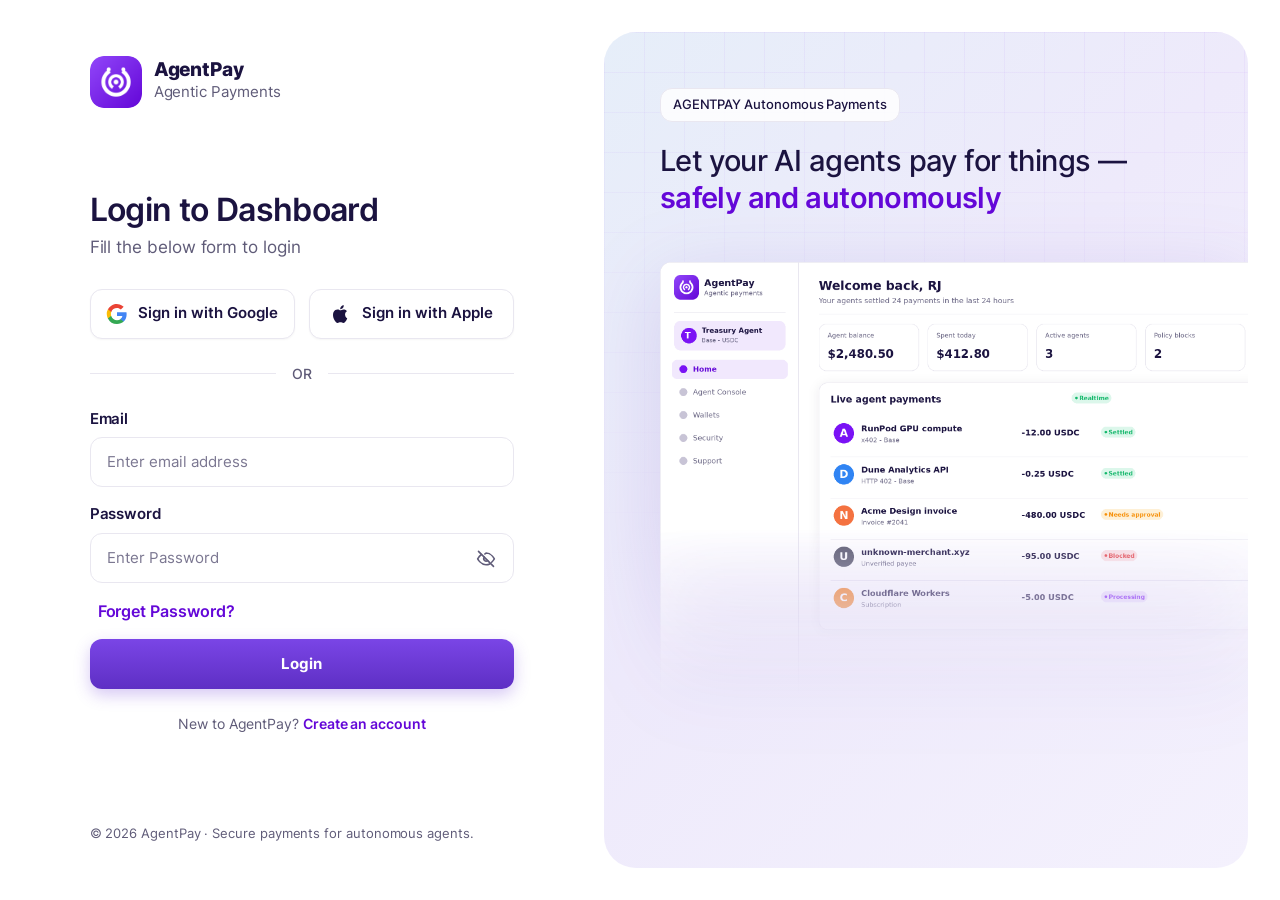
<file: support.html>
<!DOCTYPE html>
<html lang="en">
<head>
  <meta charset="utf-8">
  <meta name="viewport" content="width=device-width, initial-scale=1">
  <title>Support · AgentPay</title>
  <link rel="icon" href="assets/img/favicon.png">
  <link rel="stylesheet" href="assets/vendor/bootstrap.min.css">
  <link rel="stylesheet" href="css/style.css?v=20261031">
</head>
<body data-title="Support">
<div id="page-content" hidden>
  <div class="bento">
    <div class="card-ap c8" style="background:linear-gradient(120deg,var(--brand-50),var(--surface))">
      <h2 style="font-size:28px" class="mb-1">How can we help?</h2><p class="muted mb-3">Search answers, ask the assistant, or open a ticket. Your plan decides how fast we reply.</p>
      <div class="input-wrap"><input class="form-control form-control-lg" id="faqQ" placeholder="Search: wallet, limits, webhooks, rails…"></div>
      <div class="d-flex gap-2 mt-3 flex-wrap push"><button class="btn btn-brand" data-openbot><i data-i="chat" data-s="16"></i> Ask the assistant</button><a href="#contact" class="btn btn-lav" id="toContact">Open a ticket</a><a href="docs/market-research.md" class="btn btn-soft">Read the docs</a></div>
    </div>
    <div class="card-ap c4"><div class="bh"><h5>Support level</h5></div><div id="sla" class="d-flex flex-column grow"></div></div>
  </div>
  <div class="bento" id="topics"></div>
  <div class="bento">
    <div class="card-ap c7"><div class="bh"><h5>Frequently asked</h5><span class="chip gray" id="faqCount"></span></div><div class="faq grow" id="faq"></div></div>
    <div class="card-ap c5" id="contact"><div class="bh"><h5>Contact support</h5></div>
      <form novalidate id="tkForm" class="d-flex flex-column grow gap-3">
        <div><label class="form-label">Subject</label><input class="form-control" id="tkSub" placeholder="What do you need help with?"></div>
        <div class="row g-2"><div class="col-6"><label class="form-label">Topic</label><select class="form-select" id="tkCat"><option>Agents</option><option>Wallets</option><option>Payment rails</option><option>Billing</option><option>Security</option><option>Other</option></select></div><div class="col-6"><label class="form-label">Priority</label><select class="form-select" id="tkPri"><option>Normal</option><option>High</option><option>Urgent</option></select></div></div>
        <div class="grow d-flex flex-column"><label class="form-label">Message</label><textarea class="form-control grow" id="tkMsg" rows="4" placeholder="Describe what happened and what you expected"></textarea></div>
        <button class="btn btn-brand btn-lg">Send ticket</button>
      </form></div>
  </div>
  <div class="card-ap"><div class="bh"><h5>Your tickets</h5><span class="chip gray" id="tkCount"></span></div><div class="t-head" style="grid-template-columns:.8fr 2.2fr 1fr 1fr 1fr"><span>ID</span><span>Subject</span><span>Topic</span><span>Priority</span><span>Status</span></div><div id="tickets"></div></div>
</div>

<script src="assets/vendor/bootstrap.bundle.min.js"></script>
<script src="js/icons.js?v=20261031"></script>
<script src="js/app.js?v=20261031"></script>
<script src="js/support.js?v=20261031"></script>
</body>
</html>
</file>
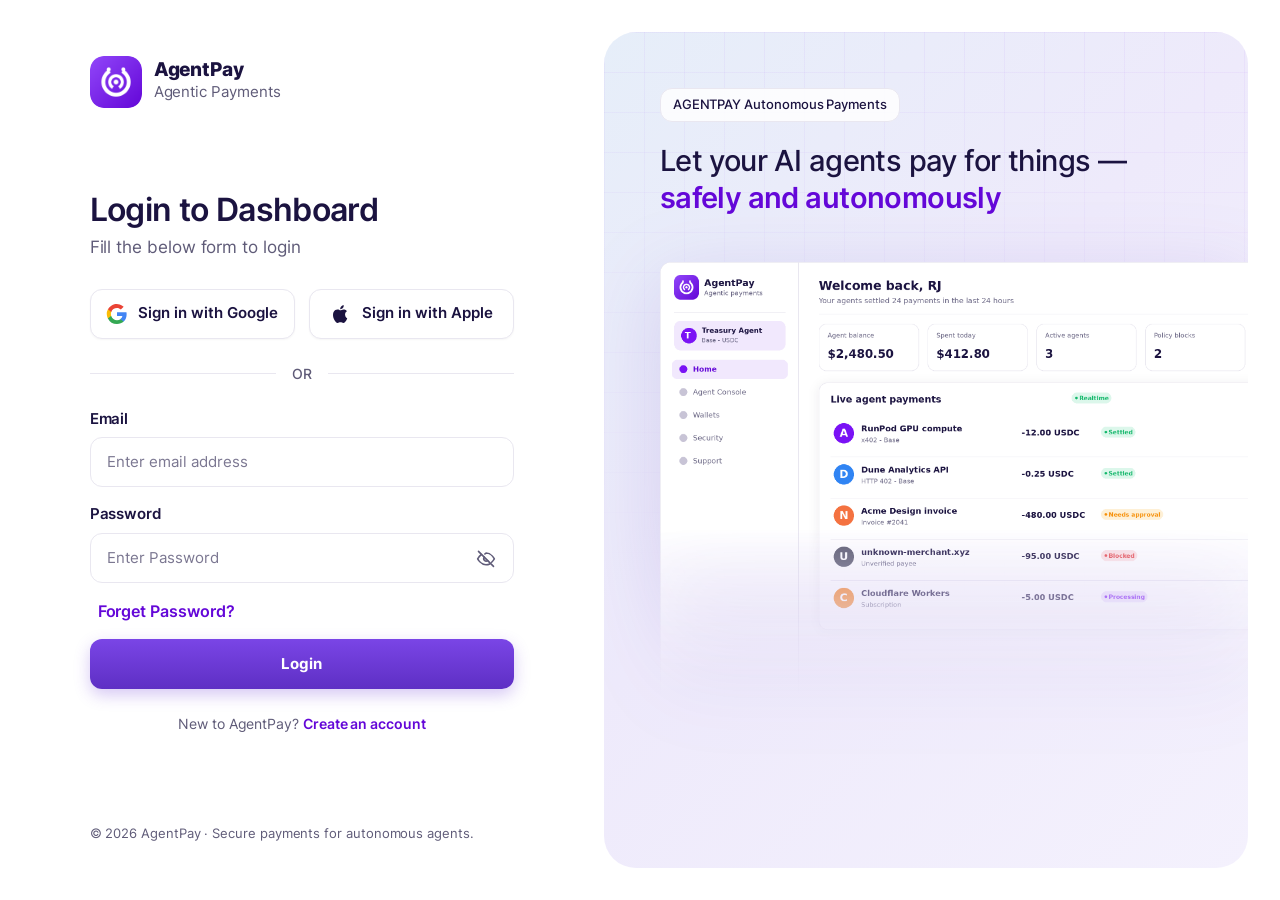
<file: wallets.html>
<!DOCTYPE html>
<html lang="en">
<head>
  <meta charset="utf-8">
  <meta name="viewport" content="width=device-width, initial-scale=1">
  <title>Wallets · AgentPay</title>
  <link rel="icon" href="assets/img/favicon.png">
  <link rel="stylesheet" href="assets/vendor/bootstrap.min.css">
  <link rel="stylesheet" href="css/style.css?v=20261031">
</head>
<body data-title="Wallets">
<div id="page-content" hidden>
  <nav class="ap-tabs" id="tabs">
    <button data-tab="wallets"><i data-i="wallet" data-s="18"></i>Wallets</button>
    <button data-tab="networks"><i data-i="network" data-s="18"></i>Networks &amp; signing</button>
  </nav>

  <section class="tab-pane" data-pane="wallets">
    <div class="bento">
      <div class="card-ap c6"><div class="bh"><h5>Funding wallet</h5><span class="sub">your own wallet</span></div><div id="mainWallet" class="d-flex flex-column grow"></div></div>
      <div class="panel-lav c6"><div class="inner" id="agentWallet"></div></div>
      <div class="card-ap c6"><div class="bh"><h5>Auto-refill</h5><span class="sub">keep agents funded</span></div><div id="refill" class="d-flex flex-column grow"></div></div>
      <div class="card-ap c6"><div class="bh"><h5>Recent funding &amp; keys</h5></div><div id="walletLog" class="fill-list"></div></div>
    </div>
  </section>

  <section class="tab-pane" data-pane="networks">
    <div class="bento">
      <div class="card-ap c6"><div class="bh"><h5>Supported networks</h5></div><div id="networks" class="fill-list"></div></div>
      <div class="card-ap c6">
        <div class="bh"><h5>How agent signing works</h5></div>
        <div class="grow">
        <div class="sec-row"><div class="si"><i data-i="wallet" data-s="22"></i></div><div class="tx"><b>1 · Your wallet owns the agent wallet</b><span>The agent never touches your main private key.</span></div></div>
        <div class="sec-row"><div class="si"><i data-i="key" data-s="22"></i></div><div class="tx"><b>2 · Scoped session key</b><span>Limited by amount, token and time. Revocable at any moment.</span></div></div>
        <div class="sec-row"><div class="si"><i data-i="shield-check" data-s="22"></i></div><div class="tx"><b>3 · Policy engine in front of every signature</b><span>Limits, allow-lists and approvals are checked before signing.</span></div></div>
        <div class="sec-row"><div class="si"><i data-i="receipt" data-s="22"></i></div><div class="tx"><b>4 · Every payment settles on-chain</b><span>Stablecoin transfers only, with a receipt and tx hash in your audit log.</span></div></div>
        </div>
      </div>
    </div>
  </section>
</div>

<!-- Connect modal -->
<div class="modal fade" id="connectModal" tabindex="-1"><div class="modal-dialog modal-dialog-centered"><div class="modal-content p-2">
  <div class="modal-header"><h5 class="modal-title fw-800" id="cmTitle">Connect a wallet</h5><button class="btn-close" data-bs-dismiss="modal"></button></div>
  <div class="modal-body" id="cmBody"></div>
</div></div></div>

<!-- Session key modal -->
<div class="modal fade" id="keyModal" tabindex="-1"><div class="modal-dialog modal-dialog-centered"><div class="modal-content p-2">
  <div class="modal-header"><h5 class="modal-title fw-800">Issue session key</h5><button class="btn-close" data-bs-dismiss="modal"></button></div>
  <div class="modal-body">
    <div class="mb-3" id="skLimitBox"></div>
    <label class="form-label">Valid for</label>
    <select class="form-select" id="skDur"><option value="1">1 hour</option><option value="24" selected>24 hours</option><option value="168">7 days</option></select>
    <p class="muted small mt-3 mb-0">Your wallet will be asked to sign a delegation. The key can only spend USDC up to the limit above.</p>
  </div>
  <div class="modal-footer"><button class="btn btn-soft" data-bs-dismiss="modal">Cancel</button><button class="btn btn-brand" id="skGo">Sign &amp; issue</button></div>
</div></div></div>

<!-- Fund modal -->
<div class="modal fade" id="fundModal" tabindex="-1"><div class="modal-dialog modal-dialog-centered"><div class="modal-content p-2">
  <div class="modal-header"><h5 class="modal-title fw-800">Fund agent wallet</h5><button class="btn-close" data-bs-dismiss="modal"></button></div>
  <div class="modal-body"><label class="form-label">Amount (USDC)</label><input class="form-control form-control-lg" id="fundAmt" type="number" value="500"></div>
  <div class="modal-footer"><button class="btn btn-soft" data-bs-dismiss="modal">Cancel</button><button class="btn btn-brand" id="fundGo">Transfer</button></div>
</div></div></div>

<script src="assets/vendor/bootstrap.bundle.min.js"></script>
<script src="js/icons.js?v=20261031"></script>
<script src="js/app.js?v=20261031"></script>
<script src="js/wallets.js?v=20261031"></script>
</body>
</html>
</file>
<file: css/style.css>
/* =====================================================================
   AgentPay design system  —  derived from MoonPay (app shell, lavender
   panels, pill buttons) + IQMS (full-screen split auth, soft gradients)
   ===================================================================== */
@font-face{font-family:"Inter";font-weight:400;font-display:swap;src:url(../assets/fonts/inter-latin-400-normal.woff2) format("woff2")}
@font-face{font-family:"Inter";font-weight:500;font-display:swap;src:url(../assets/fonts/inter-latin-500-normal.woff2) format("woff2")}
@font-face{font-family:"Inter";font-weight:600;font-display:swap;src:url(../assets/fonts/inter-latin-600-normal.woff2) format("woff2")}
@font-face{font-family:"Inter";font-weight:700;font-display:swap;src:url(../assets/fonts/inter-latin-700-normal.woff2) format("woff2")}
@font-face{font-family:"Inter";font-weight:800;font-display:swap;src:url(../assets/fonts/inter-latin-800-normal.woff2) format("woff2")}

:root{
  --brand:#7A12F5; --brand-600:#6407D8; --brand-700:#5206B3; --brand-50:#F1E8FD; --brand-100:#E4D3FB;
  --brand-text:#6407D8;               /* purple used AS TEXT / icons: AA on every light surface */
  --ink:#1B1340; --muted:#5F5B78; --line:#E9E7F0; --bg:#F6F6F8; --surface:#fff; --soft:#ECECF0;
  --ok:#067647; --ok-bg:#DCF7EB; --warn:#B54708; --warn-bg:#FEF0D6; --bad:#C4262C; --bad-bg:#FDE2E3;
  --on-status:#fff;                    /* text colour that sits on a solid ok / warn / bad fill */
  --ph:#7B7791; --sel-desc:#4A4566;
  --hero-bg:linear-gradient(150deg,#FFFFFF 0%,#F4F2FA 100%); --hero-line:#E3DFF0; --hero-shadow:0 18px 44px rgba(40,20,100,.10);
  --shadow:0 10px 30px rgba(60,30,140,.08);
  --r-sm:12px; --r-md:18px; --r-lg:24px; --sidebar:216px;
  --font:"Inter",system-ui,-apple-system,"Segoe UI",Roboto,Arial,sans-serif;
}
/* DARK = graphite / black. Purple is reserved for actions (buttons, active tab, links, focus). */
[data-theme="dark"]{
  --ink:#F2F3F5; --muted:#A1A6B0; --line:#2B2E34; --bg:#0C0D0F; --surface:#15171A; --soft:#202327;
  --brand-50:#1E2126; --brand-100:#2C3036; --brand-text:#B891FF;
  --ok:#3DD68C; --ok-bg:#0F2B20; --warn:#FFB224; --warn-bg:#2E2410; --bad:#FF7075; --bad-bg:#33181A;
  --on-status:#07120C; --ph:#7D828C; --sel-desc:#C3C7CF;
  --hero-bg:linear-gradient(150deg,#1D1F24 0%,#111214 100%); --hero-line:#2E3137; --hero-shadow:0 22px 48px rgba(0,0,0,.55);
  --shadow:0 10px 30px rgba(0,0,0,.45);
}
*{box-sizing:border-box}
html,body{height:100%}
body{font-family:var(--font);background:var(--bg);color:var(--ink);font-size:14px;-webkit-font-smoothing:antialiased;margin:0}
h1,h2,h3,h4,h5{color:var(--ink);font-weight:800;letter-spacing:-.02em;margin:0}
a{color:var(--brand-text);text-decoration:none;font-weight:600} a:hover{color:var(--brand-text)}
.muted{color:var(--muted)} .fw-800{font-weight:800} .mono{font-family:ui-monospace,SFMono-Regular,Menlo,Consolas,monospace}
.ap-i{display:inline-flex;vertical-align:middle;flex:none} .ap-i svg{display:block}

/* ---------- buttons ---------- */
.btn{font-weight:700;border-radius:999px;padding:.62rem 1.25rem;border:0;transition:.15s;font-size:14px}
.btn-brand{background:var(--brand);color:#fff} .btn-brand:hover{background:var(--brand-600);color:#fff}
.btn-brand:disabled{opacity:.55}
.btn-grad{background:linear-gradient(180deg,#7A45E6,#5E2FC4);color:#fff;box-shadow:0 6px 16px rgba(107,56,216,.28)}
.btn-grad:hover{filter:brightness(.95);color:#fff}
.btn-soft{background:var(--soft);color:var(--ink)} .btn-soft:hover{background:var(--brand-100);color:var(--ink)}
.btn-lav{background:var(--brand-50);color:var(--brand-text)} .btn-lav:hover{background:var(--brand-100);color:var(--brand-text)}
.btn-danger-soft{background:var(--bad-bg);color:var(--bad)} .btn-danger-soft:hover{background:var(--bad);color:var(--on-status)}
.btn-outline-ap{background:var(--surface);border:1.5px solid var(--line);color:var(--ink);border-radius:12px;font-weight:600}
.btn-outline-ap:hover{border-color:var(--brand);color:var(--brand-text)}
.btn-lg{padding:.85rem 1.4rem;font-size:15px}
.btn-icon{width:44px;height:44px;border-radius:50%;padding:0;display:inline-flex;align-items:center;justify-content:center}
.circle-act{width:56px;height:56px;border-radius:50%;background:var(--brand);color:#fff;border:0;display:inline-flex;align-items:center;justify-content:center;transition:.15s}
.circle-act:hover{transform:translateY(-2px);background:var(--brand-600);color:#fff}

/* ---------- forms ---------- */
.form-label{font-weight:600;font-size:15px;color:var(--ink);margin-bottom:.45rem}
.form-control,.form-select{border:1.5px solid var(--line);border-radius:12px;padding:.8rem 1rem;background:var(--surface);color:var(--ink);font-size:15px}
.form-control::placeholder{color:var(--ph);opacity:1}
.form-control:focus,.form-select:focus{border-color:var(--brand);box-shadow:0 0 0 4px rgba(122,18,245,.12);background:var(--surface);color:var(--ink)}
.form-control.is-invalid{border-color:var(--bad);background-image:none}
.invalid-feedback{color:var(--bad);font-size:12.5px;font-weight:500}
.input-wrap{position:relative} .input-wrap .reveal{position:absolute;right:14px;top:50%;transform:translateY(-50%);background:none;border:0;color:var(--muted);padding:4px}
.form-check-input:checked{background-color:var(--brand);border-color:var(--brand)}
.form-check-input:focus{box-shadow:0 0 0 4px rgba(122,18,245,.12);border-color:var(--brand)}
.form-switch .form-check-input{width:2.6em;height:1.4em;cursor:pointer}
.form-range::-webkit-slider-thumb{background:var(--brand)} .form-range::-moz-range-thumb{background:var(--brand)}
.form-range::-webkit-slider-runnable-track{background:var(--soft);height:6px;border-radius:6px} .form-range::-moz-range-track{background:var(--soft);height:6px;border-radius:6px}

/* ---------- AUTH (full-screen split, IQMS) ---------- */
.auth{display:grid;grid-template-columns:minmax(420px,1fr) minmax(0,1.12fr);min-height:100vh;background:#fff}
.auth-left{display:flex;flex-direction:column;padding:56px clamp(32px,7vw,120px);background:#fff;overflow-y:auto}
.auth-brand{display:flex;align-items:center;gap:12px;margin-bottom:auto}
.auth-brand img{width:52px;height:52px;border-radius:14px}
.auth-brand b{display:block;font-size:19px;font-weight:800;line-height:1.1} .auth-brand span{color:var(--muted);font-size:15px}
.auth-form{width:100%;max-width:520px;margin:48px 0 auto}
.auth-form h1{font-size:32px;font-weight:600;letter-spacing:-.02em;margin-bottom:6px}
.auth-form .sub{color:var(--muted);font-size:17px;margin-bottom:28px}
.sso{display:grid;grid-template-columns:1fr 1fr;gap:14px}
.sso button{display:flex;align-items:center;justify-content:center;gap:10px;background:#fff;border:1.5px solid var(--line);border-radius:12px;padding:.8rem;font-weight:600;color:#1B1340;font-size:15px;box-shadow:0 1px 2px rgba(0,0,0,.04);transition:.15s}
.sso button:hover{border-color:var(--brand);box-shadow:0 4px 14px rgba(122,18,245,.12)}
.or{display:flex;align-items:center;gap:16px;color:var(--muted);margin:24px 0;font-size:14px;font-weight:500}
.or:before,.or:after{content:"";flex:1;height:1px;background:var(--line)}
.auth-right{position:relative;overflow:hidden;margin:32px 32px 32px 0;border-radius:32px;background:linear-gradient(135deg,#E6EEF9 0%,#EEEAFB 45%,#F4F1FD 100%)}
.auth-right:before{content:"";position:absolute;inset:0;background-image:linear-gradient(rgba(122,18,245,.045) 1px,transparent 1px),linear-gradient(90deg,rgba(122,18,245,.045) 1px,transparent 1px);background-size:40px 40px;mask-image:linear-gradient(180deg,#000 0,transparent 70%);-webkit-mask-image:linear-gradient(180deg,#000 0,transparent 70%)}
.auth-right .copy{position:absolute;left:56px;top:56px;right:56px;z-index:2}
.tag-pill{display:inline-block;background:rgba(255,255,255,.85);border:1px solid var(--line);border-radius:12px;padding:6px 12px;font-size:13px;color:#4B4770;margin-bottom:20px;font-weight:500}
.auth-right h2{font-size:clamp(24px,2.3vw,34px);font-weight:500;line-height:1.28;color:#3A3560;max-width:620px}
.auth-right h2 em{font-style:normal;color:var(--brand-text);font-weight:600}
.auth-right .hero{position:absolute;left:56px;top:230px;width:calc(100% - 56px);max-width:none;height:auto;filter:drop-shadow(0 20px 40px rgba(80,40,180,.15))}
.auth-foot{color:var(--muted);font-size:13px;margin-top:40px}
.pw-meter{height:6px;border-radius:6px;background:var(--soft);overflow:hidden;margin-top:8px} .pw-meter i{display:block;height:100%;width:0;transition:.25s;border-radius:6px}
@media(max-width:991px){.auth{grid-template-columns:1fr}.auth-right{display:none}.auth-left{padding:36px 24px}}

/* ---------- APP SHELL (MoonPay) ---------- */
.shell{display:grid;grid-template-columns:var(--sidebar) 1fr;min-height:100vh}
.sidebar{background:var(--surface);border-right:1px solid var(--line);padding:26px 16px;position:sticky;top:0;height:100vh;display:flex;flex-direction:column;transition:.2s;z-index:30}
.sb-brand{display:flex;align-items:center;gap:8px;padding:0 6px;margin-bottom:46px;font-size:22px;font-weight:800;letter-spacing:-.03em;color:var(--ink)}
.sb-brand img{width:32px;height:32px;border-radius:9px}
.sb-collapse{position:absolute;right:-16px;top:70px;width:32px;height:32px;border-radius:50%;background:var(--surface);border:1px solid var(--line);display:flex;align-items:center;justify-content:center;color:var(--ink);box-shadow:var(--shadow);cursor:pointer}
.sb-nav a{white-space:nowrap;display:flex;align-items:center;gap:12px;padding:14px 14px;border-radius:16px;color:var(--muted);font-weight:700;font-size:15px;margin-bottom:8px;transition:.15s}
.sb-nav a:hover{background:var(--brand-50);color:var(--brand-text)}
.sb-nav a.active{background:var(--brand-50);color:var(--ink)} .sb-nav a.active .ap-i{color:var(--brand-text)}
.sb-foot{margin-top:auto}
.shell.collapsed{--sidebar:78px} .shell.collapsed .sb-label,.shell.collapsed .sb-brand span{display:none} .shell.collapsed .sb-nav a{justify-content:center;padding:14px 0} .shell.collapsed .sb-collapse svg{transform:rotate(180deg)}
.topbar{height:90px;background:var(--surface);display:flex;align-items:center;justify-content:space-between;padding:0 40px;position:sticky;top:0;z-index:20;border-bottom:1px solid transparent}
.topbar h1{font-size:30px;font-weight:800}
.top-right{display:flex;align-items:center;gap:12px}
.theme-pill{background:var(--brand-50);border-radius:999px;padding:10px 14px;display:flex;align-items:center;gap:8px;cursor:pointer;border:0;color:var(--brand-text)}
.user-pill{display:flex;align-items:center;gap:10px;background:var(--bg);border-radius:999px;padding:6px 14px 6px 6px;cursor:pointer;border:0;color:var(--ink);font-weight:700;font-size:13px}
.avatar{width:36px;height:36px;border-radius:50%;background:var(--brand);color:#fff;display:inline-flex;align-items:center;justify-content:center;font-weight:800;font-size:14px}
.page{padding:32px 40px 80px;max-width:1500px}
.dropdown-menu{border:1px solid var(--line);border-radius:16px;box-shadow:var(--shadow);padding:8px;background:var(--surface)}
.dropdown-item{border-radius:10px;font-weight:600;padding:.55rem .8rem;color:var(--ink);display:flex;gap:10px;align-items:center}
.dropdown-item:hover{background:var(--brand-50);color:var(--brand-text)}
.support-fab{position:fixed;right:28px;bottom:28px;width:64px;height:64px;border-radius:50%;background:var(--brand-700);color:#fff;border:0;display:flex;align-items:center;justify-content:center;box-shadow:0 12px 28px rgba(82,6,179,.4);z-index:50;transition:.15s}
.support-fab:hover{transform:scale(1.06)}
@media(max-width:991px){.shell{grid-template-columns:1fr}.sidebar{position:fixed;left:-260px;width:240px}.sidebar.open{left:0}.page{padding:20px}.topbar{padding:0 20px}.sb-collapse{display:none}}

/* ---------- cards / panels ---------- */
.card-ap{background:var(--surface);border:1px solid var(--line);border-radius:var(--r-lg);padding:24px}
.section-title{font-size:21px;font-weight:800;margin-bottom:16px}
.panel-lav{background:var(--brand-50);border-radius:28px;padding:32px}
.panel-lav .inner{background:var(--surface);border-radius:24px;padding:24px}
.banner{border-radius:24px;padding:26px 28px;position:relative;overflow:hidden;background:linear-gradient(120deg,#E9F4EA 0%,#EADFFB 55%,#E4D6FA 100%)}
[data-theme="dark"] .banner{background:linear-gradient(120deg,#1E1B3F,#2A1B52)}
.banner h3{font-size:24px;margin-bottom:6px} .banner p{max-width:360px;color:var(--muted);margin-bottom:18px}
.banner .coin{position:absolute;right:-18px;top:30px;width:110px;height:110px;border-radius:50%;background:radial-gradient(circle at 35% 30%,#fff,#B9B3CF 55%,#6C6788);box-shadow:inset -8px -10px 20px rgba(0,0,0,.2);display:flex;align-items:center;justify-content:center;color:#2C2650}
.stat{background:var(--surface);border:1px solid var(--line);border-radius:20px;padding:18px 20px}
.stat small{color:var(--muted);font-weight:600;display:block;margin-bottom:6px} .stat b{font-size:26px;font-weight:800;letter-spacing:-.02em}
.stat .delta{font-size:12px;font-weight:700;margin-left:6px}
.up{color:var(--ok)} .down{color:var(--bad)}

/* token-style table rows */
.t-head,.t-row{display:grid;align-items:center;gap:12px}
.t-head{font-size:11.5px;letter-spacing:.04em;color:var(--muted);text-transform:uppercase;font-weight:600;padding:0 0 10px;border-bottom:1px solid var(--line)}
.t-row{padding:14px 0;border-bottom:1px solid var(--line)}
.t-row .nm b{display:block;font-size:15px} .t-row .nm span{color:var(--muted);font-size:13px}
.coin-ic{width:40px;height:40px;border-radius:50%;display:inline-flex;align-items:center;justify-content:center;color:#fff;font-weight:800;font-size:15px;flex:none}
.pill-btn{background:var(--soft);color:var(--ink);border:0;border-radius:999px;font-weight:700;padding:10px 26px}
.pill-btn:hover{background:var(--brand);color:#fff}

/* chips / status */
.chip{display:inline-flex;align-items:center;gap:6px;border-radius:999px;padding:4px 12px;font-size:12px;font-weight:700;white-space:nowrap}
.chip:before{content:"";width:6px;height:6px;border-radius:50%;background:currentColor}
.chip.ok{background:var(--ok-bg);color:var(--ok)} .chip.warn{background:var(--warn-bg);color:var(--warn)} .chip.bad{background:var(--bad-bg);color:var(--bad)}
.chip.brand{background:var(--brand-50);color:var(--brand-text)} .chip.gray{background:var(--soft);color:var(--muted)}
.chip.plain:before{display:none}
.amount-big{font-size:68px;font-weight:800;letter-spacing:-.04em;color:var(--brand-text);line-height:1}
.amount-chips button{border:0;background:var(--soft);border-radius:999px;padding:8px 18px;font-weight:700;color:var(--ink)} .amount-chips button:hover,.amount-chips button.on{background:var(--brand);color:#fff}

/* toast */
.toast-stack{position:fixed;right:24px;top:24px;z-index:3000;display:flex;flex-direction:column;gap:10px}
.ap-toast{background:var(--ink);color:var(--bg);padding:12px 16px;border-radius:14px;display:flex;gap:10px;align-items:center;font-weight:600;box-shadow:var(--shadow);animation:tin .25s ease;max-width:360px}
[data-theme="dark"] .ap-toast{background:#fff;color:#1B1340}
.ap-toast.ok .ap-i{color:var(--ok)} .ap-toast.bad .ap-i{color:var(--bad)} .ap-toast.warn .ap-i{color:var(--warn)}
@keyframes tin{from{opacity:0;transform:translateY(-8px)}to{opacity:1;transform:none}}

/* modals + chat */
.modal-content{border:0;border-radius:var(--r-lg);background:var(--surface);color:var(--ink)}
.modal-header,.modal-footer{border:0} .btn-close{filter:var(--close-f,none)} [data-theme="dark"] .btn-close{filter:invert(1)}
.chat-panel{position:fixed;right:28px;bottom:104px;width:340px;max-width:calc(100vw - 32px);height:440px;background:var(--surface);border:1px solid var(--line);border-radius:22px;box-shadow:0 20px 50px rgba(40,10,110,.25);z-index:60;display:none;flex-direction:column;overflow:hidden}
.chat-panel.show{display:flex}
.chat-head{background:var(--brand);color:#fff;padding:14px 18px;font-weight:800;display:flex;justify-content:space-between;align-items:center}
.chat-body{flex:1;overflow-y:auto;padding:14px;display:flex;flex-direction:column;gap:8px;background:var(--bg)}
.bubble{max-width:82%;padding:9px 13px;border-radius:16px;font-size:13.5px;line-height:1.4}
.bubble.bot{background:var(--surface);border:1px solid var(--line);align-self:flex-start;border-bottom-left-radius:4px}
.bubble.me{background:var(--brand);color:#fff;align-self:flex-end;border-bottom-right-radius:4px}
.chat-in{display:flex;gap:8px;padding:10px;border-top:1px solid var(--line)}
.chat-in input{flex:1;border:1.5px solid var(--line);border-radius:999px;padding:8px 14px;background:var(--surface);color:var(--ink);outline:0}

/* ---------- onboarding ---------- */
.ob{min-height:100vh;display:grid;grid-template-columns:360px 1fr;background:var(--bg)}
.ob-side{background:linear-gradient(170deg,#7A12F5,#4A05AA);color:#fff;padding:44px 36px;display:flex;flex-direction:column;position:sticky;top:0;height:100vh}
.ob-side .brand{display:flex;gap:10px;align-items:center;font-weight:800;font-size:22px;margin-bottom:56px} .ob-side .brand img{width:38px;height:38px;border-radius:10px}
.ob-steps{list-style:none;padding:0;margin:0;position:relative}
.ob-steps li{display:flex;gap:14px;align-items:flex-start;padding-bottom:30px;position:relative;opacity:.65}
.ob-steps li:not(:last-child):after{content:"";position:absolute;left:15px;top:34px;bottom:2px;width:2px;background:rgba(255,255,255,.28)}
.ob-steps .dot{width:32px;height:32px;border-radius:50%;border:2px solid rgba(255,255,255,.55);display:flex;align-items:center;justify-content:center;font-weight:800;font-size:13px;flex:none}
.ob-steps li.active,.ob-steps li.done{opacity:1} .ob-steps li.active .dot{background:#fff;color:var(--brand-text);border-color:#fff} .ob-steps li.done .dot{background:var(--ok);border-color:var(--ok);color:var(--on-status)}
.ob-steps b{display:block;font-size:15px} .ob-steps small{opacity:.8}
.ob-main{padding:56px clamp(24px,6vw,96px);display:flex;flex-direction:column;justify-content:center;max-width:920px}
.ob-main h1{font-size:34px;margin-bottom:8px} .ob-main .lead{color:var(--muted);font-size:16px;margin-bottom:30px}
.opt{border:2px solid var(--line);background:var(--surface);border-radius:20px;padding:20px;cursor:pointer;transition:.15s;height:100%;display:block;text-align:left;width:100%}
.opt:hover{border-color:var(--brand-100);transform:translateY(-2px)} .opt.sel{border-color:var(--brand);background:var(--brand-50)}
.opt .oi{width:44px;height:44px;border-radius:14px;background:var(--brand-50);color:var(--brand-text);display:flex;align-items:center;justify-content:center;margin-bottom:12px} .opt.sel .oi{background:var(--brand);color:#fff}
.opt b{display:block;font-size:16px;margin-bottom:2px} .opt span{color:var(--muted);font-size:13px}
.ob-nav{display:flex;justify-content:space-between;margin-top:34px}
@media(max-width:991px){.ob{grid-template-columns:1fr}.ob-side{position:static;height:auto;padding:22px}.ob-steps{display:flex;gap:14px;overflow-x:auto}.ob-steps li{padding:0}.ob-steps li:after{display:none!important}.ob-steps small,.ob-side .brand{display:none}}

/* wallets */
.wallet-opt{display:flex;align-items:center;gap:14px;padding:16px;border:1.5px solid var(--line);border-radius:18px;background:var(--surface);width:100%;text-align:left;transition:.15s;color:var(--ink)}
.wallet-opt:hover{border-color:var(--brand);box-shadow:0 6px 18px rgba(122,18,245,.12)}
.wallet-opt .wi{width:56px;height:56px;border-radius:16px;background:var(--bg);display:flex;align-items:center;justify-content:center}
.wallet-opt b{display:block;font-size:15px} .wallet-opt span{font-size:12.5px;color:var(--muted)}
.addr-box{display:flex;align-items:center;gap:8px;background:var(--bg);border-radius:12px;padding:8px 12px;font-weight:600}
.net-chip{display:inline-flex;align-items:center;gap:8px;border:1.5px solid var(--line);border-radius:999px;padding:6px 12px 6px 8px;font-weight:700;background:var(--surface);cursor:pointer;color:var(--ink)}
.spinner-ap{width:46px;height:46px;border-radius:50%;border:4px solid var(--brand-100);border-top-color:var(--brand);animation:spin .8s linear infinite;margin:0 auto}
@keyframes spin{to{transform:rotate(360deg)}}

/* security */
.score-ring{--p:70;width:150px;height:150px;border-radius:50%;background:conic-gradient(var(--brand) calc(var(--p)*1%),var(--soft) 0);display:flex;align-items:center;justify-content:center;position:relative}
.score-ring:before{content:"";position:absolute;inset:12px;background:var(--surface);border-radius:50%}
.score-ring span{position:relative;font-size:34px;font-weight:800}
.sec-row{display:flex;align-items:center;gap:16px;padding:18px 0;border-bottom:1px solid var(--line)}
.sec-row:last-child{border:0} .sec-row .si{width:44px;height:44px;border-radius:14px;background:var(--brand-50);color:var(--brand-text);display:flex;align-items:center;justify-content:center;flex:none}
.sec-row .tx{flex:1} .sec-row b{display:block;font-size:15px} .sec-row span{color:var(--muted);font-size:13px}
.kill{background:linear-gradient(135deg,#FDE2E3,#FFF1F1);border:1.5px solid #F8C1C3;border-radius:24px;padding:24px}
[data-theme="dark"] .kill{background:#2D1519;border-color:#5a2227}
.otp input{width:48px;height:56px;text-align:center;font-size:22px;font-weight:800;border-radius:12px;border:1.5px solid var(--line);background:var(--surface);color:var(--ink)}
.otp input:focus{outline:0;border-color:var(--brand);box-shadow:0 0 0 4px rgba(122,18,245,.12)}
.qr-fake{width:168px;height:168px;background:#fff;border-radius:16px;padding:10px;border:1px solid var(--line)}

/* agent console */
.console-grid{display:grid;grid-template-columns:330px minmax(0,1fr) 330px;gap:20px;align-items:start}
@media(max-width:1300px){.console-grid{grid-template-columns:300px 1fr}.console-grid>.col-r{grid-column:1/-1}}
@media(max-width:900px){.console-grid{grid-template-columns:1fr}}
.scn{width:100%;display:flex;gap:12px;align-items:center;text-align:left;background:var(--surface);border:1.5px solid var(--line);border-radius:16px;padding:12px 14px;margin-bottom:10px;transition:.15s;color:var(--ink)}
.scn:hover{border-color:var(--brand);transform:translateX(2px)} .scn.sel{border-color:var(--brand);background:var(--brand-50)}
.scn .si{width:38px;height:38px;border-radius:12px;display:flex;align-items:center;justify-content:center;background:var(--brand-50);color:var(--brand-text);flex:none}
.scn b{display:block;font-size:14px} .scn span{font-size:12px;color:var(--muted)}
.pipe{list-style:none;margin:0;padding:0}
.pipe li{display:flex;gap:14px;padding:12px 0;position:relative;opacity:.45;transition:.25s}
.pipe li:not(:last-child):after{content:"";position:absolute;left:17px;top:46px;bottom:-6px;width:2px;background:var(--line)}
.pipe .pi{width:36px;height:36px;border-radius:50%;background:var(--soft);color:var(--muted);display:flex;align-items:center;justify-content:center;flex:none;position:relative;z-index:1}
.pipe li.run,.pipe li.ok,.pipe li.bad,.pipe li.warn{opacity:1}
.pipe li.run .pi{background:var(--brand-50);color:var(--brand-text);box-shadow:0 0 0 5px rgba(122,18,245,.12);animation:pulse 1.2s infinite}
.pipe li.ok .pi{background:var(--ok);color:var(--on-status)} .pipe li.bad .pi{background:var(--bad);color:var(--on-status)} .pipe li.warn .pi{background:var(--warn);color:var(--on-status)}
@keyframes pulse{50%{box-shadow:0 0 0 9px rgba(122,18,245,.05)}}
.pipe b{display:block;font-size:14.5px} .pipe small{color:var(--muted);display:block;margin-top:1px;font-size:12.5px}
.term{background:#0E0A22;color:#CFC7F5;border-radius:18px;font-family:ui-monospace,SFMono-Regular,Menlo,Consolas,monospace;font-size:12.5px;line-height:1.65;height:310px;overflow-y:auto;padding:16px 18px}
.term .t{color:#6F67A0} .term .k{color:#B794FF} .term .g{color:#4ADE9A} .term .r{color:#FF7A80} .term .y{color:#FFC55C} .term .b{color:#6CB6FF}
.term .cur{display:inline-block;width:7px;height:14px;background:#B794FF;vertical-align:-2px;animation:blink 1s steps(2) infinite} @keyframes blink{50%{opacity:0}}
.receipt{border:2px dashed var(--line);border-radius:20px;padding:18px}
.receipt .rw{display:flex;justify-content:space-between;padding:7px 0;font-size:13px;border-bottom:1px dashed var(--line)} .receipt .rw:last-child{border:0} .receipt .rw span{color:var(--muted)} .receipt .rw b{text-align:right;max-width:60%;word-break:break-all}
.agent-orb{width:64px;height:64px;border-radius:50%;background:radial-gradient(circle at 30% 30%,#C8A2FF,#7A12F5 60%,#4A05AA);display:flex;align-items:center;justify-content:center;color:#fff;box-shadow:0 0 0 0 rgba(122,18,245,.5)}
.agent-orb.live{animation:orb 1.6s infinite} @keyframes orb{70%{box-shadow:0 0 0 18px rgba(122,18,245,0)}100%{box-shadow:0 0 0 0 rgba(122,18,245,0)}}
.prog{height:8px;border-radius:8px;background:var(--soft);overflow:hidden} .prog i{display:block;height:100%;background:var(--brand);border-radius:8px;transition:width .4s}
.log-row{display:flex;gap:12px;padding:12px 0;border-bottom:1px solid var(--line);align-items:center} .log-row:last-child{border:0}
.empty{text-align:center;color:var(--muted);padding:26px 10px}
::-webkit-scrollbar{width:8px;height:8px} ::-webkit-scrollbar-thumb{background:var(--brand-100);border-radius:8px}

/* ===== Agent Console v2 — live mode ===== */
.kpis{display:grid;grid-template-columns:repeat(5,1fr);gap:14px;margin-bottom:20px}
.kpi{background:var(--surface);border:1px solid var(--line);border-radius:20px;padding:16px 18px;min-width:0}
.kpi small{display:block;font-size:11px;font-weight:800;letter-spacing:.06em;text-transform:uppercase;color:var(--muted)} .kpi b{display:block;font-size:26px;letter-spacing:-.03em;margin:3px 0 2px;font-variant-numeric:tabular-nums} .kpi b em{font-style:normal;font-size:14px;color:var(--muted);font-weight:700}
@media(max-width:1100px){.kpis{grid-template-columns:repeat(3,1fr)}} @media(max-width:640px){.kpis{grid-template-columns:repeat(2,1fr)}}
.prog.sm{height:5px}

.console-grid2{display:grid;grid-template-columns:310px minmax(0,1fr) 340px;gap:20px;align-items:start}
@media(max-width:1350px){.console-grid2{grid-template-columns:300px minmax(0,1fr)}.console-grid2>.col-r{grid-column:1/-1;display:grid;grid-template-columns:repeat(auto-fit,minmax(300px,1fr));gap:16px}.console-grid2>.col-r>.card-ap{margin:0!important}}
@media(max-width:900px){.console-grid2{grid-template-columns:1fr}}
.card-ap.alert{border-color:var(--warn);box-shadow:0 0 0 4px rgba(247,144,9,.14)}
.appr{border:1.5px solid var(--warn);background:var(--warn-bg);border-radius:16px;padding:14px;margin-bottom:10px}
.appr .ln-amt{font-size:18px}
.scn{padding:10px 12px;margin-bottom:8px}

/* lanes */
.lane{background:var(--surface);border:1px solid var(--line);border-left:5px solid var(--brand);border-radius:20px;padding:16px 18px;margin-bottom:12px;animation:laneIn .35s ease;transition:border-color .3s,box-shadow .3s}
@keyframes laneIn{from{opacity:0;transform:translateY(-10px) scale(.985)}to{opacity:1;transform:none}}
.lane.running{box-shadow:0 10px 28px rgba(122,18,245,.12)} .lane.is-warn{border-left-color:var(--warn);box-shadow:0 10px 28px rgba(247,144,9,.16)}
.lane.st-settled{border-left-color:var(--ok)} .lane.st-blocked{border-left-color:var(--bad)} .lane.st-rejected,.lane.fin:not(.st-settled):not(.st-blocked){border-left-color:var(--muted)}
.lane.fin{box-shadow:none}
.ln-top{display:flex;align-items:center;gap:12px}
.ln-ic{width:40px;height:40px;border-radius:13px;background:var(--brand-50);color:var(--brand-text);display:flex;align-items:center;justify-content:center;flex:none}
.ln-t{flex:1;min-width:0} .ln-t b{display:block;font-size:15px;white-space:nowrap;overflow:hidden;text-overflow:ellipsis} .ln-t span{font-size:12px;color:var(--muted)}
.ln-amt{font-weight:800;font-size:20px;letter-spacing:-.02em;text-align:right;font-variant-numeric:tabular-nums} .ln-amt small{display:block;font-size:10px;color:var(--muted);letter-spacing:.06em}
.ln-x{border:0;background:var(--soft);color:var(--muted);width:26px;height:26px;border-radius:50%;display:flex;align-items:center;justify-content:center;flex:none} .ln-x:hover{background:var(--bad-bg);color:var(--bad)} .lane.fin .ln-x{display:none}
.ln-task{font-size:13px;color:var(--muted);margin:10px 0 12px;line-height:1.45}
.ln-rail{display:flex;gap:5px} .ln-rail i{flex:1;height:7px;border-radius:6px;background:var(--soft);transition:background .3s}
.ln-rail i.run{background:linear-gradient(90deg,var(--brand-100),var(--brand),var(--brand-100));background-size:200% 100%;animation:shim 1.1s linear infinite}
@keyframes shim{to{background-position:-200% 0}}
.ln-rail i.ok{background:var(--ok)} .ln-rail i.bad{background:var(--bad)} .ln-rail i.warn{background:var(--warn);animation:blink 1s steps(2) infinite} .ln-rail i.skip{background:var(--line);opacity:.6}
.ln-foot{display:flex;gap:10px;align-items:center;margin-top:11px;min-width:0} .ln-msg{font-size:12.5px;color:var(--muted);white-space:nowrap;overflow:hidden;text-overflow:ellipsis}
.lane .prog{margin-top:10px}
.ln-rcpt{display:flex;gap:18px;align-items:center;flex-wrap:wrap;margin-top:12px;padding-top:12px;border-top:1px dashed var(--line);font-size:12px} .ln-rcpt span{display:block;color:var(--muted);font-size:10.5px;text-transform:uppercase;letter-spacing:.05em} .ln-rcpt b{font-family:ui-monospace,Menlo,monospace;font-size:12px} .ln-rcpt .btn{margin-left:auto}
.ln-note{display:flex;gap:8px;align-items:center;margin-top:12px;padding-top:12px;border-top:1px dashed var(--line);font-size:12.5px;color:var(--muted)} .ln-note.bad{color:var(--bad)}

/* terminal window */
.termwrap{background:#0E0A22;border-radius:20px;overflow:hidden;border:1px solid #241B4B}
.term-bar{display:flex;align-items:center;gap:12px;padding:11px 16px;background:#17102F;color:#9A92C9;font-size:12px;border-bottom:1px solid #241B4B}
.term-bar b{font-weight:600;font-family:ui-monospace,Menlo,monospace;color:#B9B2E3} .term-bar .dots{display:flex;gap:6px} .term-bar .dots i{width:11px;height:11px;border-radius:50%;background:#FF6B6B} .term-bar .dots i:nth-child(2){background:#FFC55C} .term-bar .dots i:nth-child(3){background:#4ADE9A}
.tb-btn{border:1px solid #33285F;background:transparent;color:#B9B2E3;border-radius:8px;padding:3px 10px;font-size:11.5px;font-weight:700} .tb-btn:hover{background:#241B4B}
.termwrap .term{border-radius:0;height:340px}
.tg{display:inline-block;min-width:26px;text-align:center;border-radius:5px;padding:0 5px;font-size:10.5px;font-weight:800;margin-right:2px;color:#0E0A22;background:#B794FF}
.tg.c0{background:#B794FF}.tg.c1{background:#6CB6FF}.tg.c2{background:#4ADE9A}.tg.c3{background:#FFC55C}.tg.c4{background:#FF9F7A}.tg.c5{background:#F59BE6} .tg.sys{background:#3A2F6E;color:#CFC7F5}

.lane.fin .prog,.lane.fin .ln-task{display:none} .lane.fin{padding:12px 18px} .lane.fin .ln-rail{margin-top:10px} .lane.fin .ln-rail i{height:4px}
.lane.fin .ln-rcpt{margin-top:8px;padding-top:8px} .lane.fin .ln-note{margin-top:8px;padding-top:8px} .lane.fin .ln-ic{width:34px;height:34px}

/* =====================================================================
   v2 — polish pass, bento system, tabs, new components
   ===================================================================== */
:root{--shadow-sm:0 1px 2px rgba(40,20,100,.05),0 4px 14px rgba(40,20,100,.05);--ring:0 0 0 4px rgba(122,18,245,.12);--gap:20px}
body{background:var(--bg);letter-spacing:-.005em}
.topbar{border-bottom:1px solid var(--line);backdrop-filter:blur(10px);background:color-mix(in srgb,var(--surface) 88%,transparent)}
.topbar h1{font-size:24px}
.page{padding:28px 40px 90px;max-width:1560px;margin:0 auto}
.card-ap{box-shadow:var(--shadow-sm);transition:box-shadow .2s,border-color .2s}
.card-ap:hover{box-shadow:var(--shadow)}
.btn:focus-visible,.pill-btn:focus-visible,.ap-tabs button:focus-visible,.chip-tog:focus-visible,.opt:focus-visible{outline:0;box-shadow:var(--ring)}
.btn-brand{box-shadow:0 6px 16px rgba(122,18,245,.22)} .btn-brand:hover{transform:translateY(-1px)}
.sb-nav a.active{box-shadow:inset 3px 0 0 var(--brand)}
.sb-nav a{margin-bottom:4px;padding:12px 14px}
.section-title{font-size:18px}
.t-head{font-size:12px;text-transform:uppercase;letter-spacing:.06em}
.dropdown-divider{border-color:var(--line);margin:6px 0}

/* bento: rows stretch so cards in a row always share one height; extra height is filled by .grow */
.bento{display:grid;grid-template-columns:repeat(12,minmax(0,1fr));gap:var(--gap);align-items:stretch;margin-bottom:var(--gap)}
.bento>*{min-width:0}
.bento>.c3{grid-column:span 3}.bento>.c4{grid-column:span 4}.bento>.c5{grid-column:span 5}.bento>.c6{grid-column:span 6}.bento>.c7{grid-column:span 7}.bento>.c8{grid-column:span 8}.bento>.c12{grid-column:span 12}
.bento>.card-ap,.bento>.panel-lav,.bento>.stat,.bento>.banner{display:flex;flex-direction:column;height:100%}
.bento>.panel-lav{padding:18px}.bento>.panel-lav>.inner{flex:1;display:flex;flex-direction:column}
.grow{flex:1 1 auto} .push{margin-top:auto}
.bh{display:flex;align-items:center;justify-content:space-between;gap:10px;margin-bottom:14px;flex-wrap:wrap}
.bh h5{font-size:16px;margin:0} .bh .sub{color:var(--muted);font-size:12.5px;font-weight:500}
.fill-list{display:flex;flex-direction:column;flex:1}
.fill-list>.log-row{flex:1 1 0;min-height:52px}
.mini-bars{display:flex;align-items:flex-end;gap:6px;height:64px} .mini-bars i{flex:1;background:var(--brand-100);border-radius:6px 6px 3px 3px;min-height:6px;position:relative} .mini-bars i.today{background:var(--brand)}
.mini-lbl{display:flex;gap:6px;font-size:10.5px;color:var(--muted);font-weight:600;margin-top:4px} .mini-lbl span{flex:1;text-align:center}
.kv{display:grid;grid-template-columns:1fr 1fr;gap:10px}
.kv>div{background:var(--bg);border-radius:14px;padding:11px 14px} .kv small{display:block;color:var(--muted);font-weight:600;font-size:11.5px} .kv b{font-size:16px;font-weight:800}
.bento>.stat{justify-content:center}
@media(max-width:1200px){.bento>.c3{grid-column:span 6}.bento>.c4,.bento>.c5,.bento>.c7,.bento>.c8,.bento>.c6{grid-column:span 12}}
@media(max-width:700px){.bento>.c3{grid-column:span 12}.page{padding:16px}}

/* tabs */
.ap-tabs{display:flex;gap:4px;overflow-x:auto;background:var(--surface);border:1px solid var(--line);padding:5px;border-radius:18px;margin:0 0 var(--gap);scrollbar-width:none;box-shadow:var(--shadow-sm)}
.ap-tabs::-webkit-scrollbar{display:none}
.ap-tabs button{border:0;background:transparent;color:var(--muted);font-weight:700;font-size:14px;padding:10px 18px;border-radius:13px;white-space:nowrap;display:inline-flex;align-items:center;gap:8px;transition:.15s}
.ap-tabs button:hover{color:var(--brand-text);background:var(--brand-50)}
.ap-tabs button.on{background:var(--brand);color:#fff;box-shadow:0 6px 14px rgba(122,18,245,.25)}
.ap-tabs .cnt{background:var(--warn);color:var(--on-status);border-radius:999px;font-size:11px;padding:1px 7px;font-weight:800;display:none} .ap-tabs .cnt.show{display:inline-block}
.ap-tabs .cnt.pulse{animation:pulse 1.4s infinite}
@keyframes pulse{50%{transform:scale(1.18)}}
.tab-pane{display:none} .tab-pane.on{display:block;animation:fadeUp .25s ease}
@keyframes fadeUp{from{opacity:0;transform:translateY(6px)}to{opacity:1;transform:none}}

/* builder controls */
.swatch{width:28px;height:28px;border-radius:50%;border:3px solid var(--surface);box-shadow:0 0 0 1.5px var(--line);padding:0} .swatch.on{box-shadow:0 0 0 2.5px var(--brand)}
.opt{width:100%;height:100%;text-align:left;background:var(--surface);border:1.5px solid var(--line);border-radius:14px;padding:12px 14px;display:flex;flex-direction:column;gap:2px;color:var(--ink);transition:.15s}
.opt b{font-size:14px}.opt span{font-size:12px;color:var(--muted)} .opt:hover{border-color:var(--brand)} .opt.on{border-color:var(--brand);background:var(--brand-50);box-shadow:var(--ring)}
.chip-tog{display:inline-flex;align-items:center;gap:7px;border:1.5px solid var(--line);background:var(--surface);color:var(--ink);border-radius:999px;padding:7px 14px;font-weight:600;font-size:13px;transition:.15s}
.chip-tog:hover{border-color:var(--brand)} .chip-tog.on{background:var(--brand-50);border-color:var(--brand);color:var(--brand-text)} [data-theme="dark"] .chip-tog.on{color:#d9c3ff}

/* agent crew cards */
.agent-card{display:flex;flex-direction:column;gap:14px}
.agent-card .top{display:flex;align-items:center;gap:12px}
.agent-card .coin-ic{width:44px;height:44px;border-radius:14px;font-size:18px}
.tags{display:flex;gap:6px;flex-wrap:wrap} .tags span{background:var(--bg);border-radius:8px;padding:3px 9px;font-size:11.5px;font-weight:700;color:var(--muted)}
.empty-add{border:2px dashed var(--line);background:transparent;box-shadow:none;align-items:center;justify-content:center;text-align:center;color:var(--muted);cursor:pointer;gap:8px} .empty-add:hover{border-color:var(--brand);color:var(--brand-text);background:var(--brand-50)}

/* plans */
.plan{position:relative} .plan.cur{border-color:var(--brand);box-shadow:var(--ring)} .plan .price{font-size:34px;font-weight:800;letter-spacing:-.03em}
.plan ul{list-style:none;padding:0;margin:14px 0 18px;display:flex;flex-direction:column;gap:9px} .plan li{display:flex;gap:9px;align-items:flex-start;font-weight:500} .plan li .ap-i{color:var(--ok);margin-top:1px}
.plan .pop{position:absolute;top:-11px;right:18px;background:var(--brand);color:#fff;border-radius:999px;font-size:11.5px;font-weight:800;padding:3px 11px}
.meter{height:8px;background:var(--soft);border-radius:8px;overflow:hidden} .meter i{display:block;height:100%;background:var(--brand);border-radius:8px}

/* support + faq */
.faq details{border-bottom:1px solid var(--line);padding:14px 0} .faq summary{font-weight:700;cursor:pointer;list-style:none;display:flex;justify-content:space-between;gap:12px} .faq summary::-webkit-details-marker{display:none} .faq summary:after{content:"+";color:var(--brand-text);font-size:20px;line-height:1} .faq details[open] summary:after{content:"–"} .faq p{margin:10px 0 0;color:var(--muted);line-height:1.6}
.topic{display:flex;gap:12px;align-items:flex-start;padding:14px;border-radius:16px;background:var(--bg);color:var(--ink);transition:.15s;height:100%} .topic:hover{background:var(--brand-50);color:var(--ink)} .topic .si{width:40px;height:40px;border-radius:12px;background:var(--brand-50);color:var(--brand-text);display:flex;align-items:center;justify-content:center;flex:none} .topic b{display:block} .topic span{color:var(--muted);font-size:12.5px;font-weight:500}

/* helper bot */
.chat-chips{display:flex;gap:6px;flex-wrap:wrap;padding:8px 12px 0} .chat-chips button{border:1px solid var(--line);background:var(--surface);color:var(--brand-text);border-radius:999px;font-size:12px;font-weight:700;padding:4px 11px} .chat-chips button:hover{background:var(--brand-50)}
.bubble a{text-decoration:underline}

/* settings rows */
.set-row{display:flex;align-items:center;gap:14px;padding:14px 0;border-bottom:1px solid var(--line)} .set-row:last-child{border-bottom:0}
.set-row .tx{flex:1} .set-row .tx b{display:block} .set-row .tx span{color:var(--muted);font-size:12.5px}
.ev-grid{display:grid;grid-template-columns:1fr 70px 70px;align-items:center;gap:0} .ev-grid>div{padding:11px 0;border-bottom:1px solid var(--line)} .ev-grid .h{font-size:11.5px;text-transform:uppercase;letter-spacing:.06em;color:var(--muted);font-weight:700;text-align:center} .ev-grid .c{text-align:center}
.matrix{width:100%;border-collapse:collapse;font-size:13px} .matrix th,.matrix td{padding:10px 8px;border-bottom:1px solid var(--line);text-align:center} .matrix th:first-child,.matrix td:first-child{text-align:left;font-weight:600} .matrix th{font-size:11.5px;text-transform:uppercase;letter-spacing:.05em;color:var(--muted)} .matrix .y{color:var(--ok)} .matrix .n{color:var(--line)}
.card-rail{border-radius:20px;padding:20px;color:#fff;position:relative;overflow:hidden;min-height:150px;display:flex;flex-direction:column;justify-content:space-between} .card-rail.visa{background:linear-gradient(135deg,#1A1F71,#3B49DF)} .card-rail.mc{background:linear-gradient(135deg,#2a1830,#c2361f 70%,#F79E1B)} .card-rail.off{filter:grayscale(.85) opacity(.6)} .card-rail .num{font-family:ui-monospace,Menlo,monospace;letter-spacing:.14em;font-size:17px}
.fill-list>.t-row{flex:1 1 0}
#lanes{display:flex;flex-direction:column;gap:12px} #lanes>.empty{flex:1;display:flex;flex-direction:column;align-items:center;justify-content:center;text-align:center;min-height:240px;border-style:dashed}
#scnList{display:grid;grid-template-columns:1fr 1fr;gap:8px} #scnList .scn{margin:0!important;padding:10px 12px;min-width:0} #scnList .scn b{font-size:13px} #scnList .scn span{font-size:11.5px;display:block;white-space:nowrap;overflow:hidden;text-overflow:ellipsis}
#scnList .scn .si{width:34px;height:34px;flex:none}
.bento .banner h3{font-size:20px;max-width:calc(100% - 96px)} .bento .banner p{max-width:calc(100% - 100px);font-size:13px;margin-bottom:14px}
@media(max-width:1200px){#scnList{grid-template-columns:1fr 1fr}}
#scnList{grid-template-columns:repeat(2,minmax(0,1fr))!important} #scnList .scn{width:100%;display:flex;align-items:center;gap:10px;text-align:left} #scnList .scn>div:last-child{min-width:0;flex:1} #scnList .scn:last-child:nth-child(odd){grid-column:span 2}


/* =====================================================================
   v3 — avatars, agent hero redesign, graphite dark theme, contrast pass
   ===================================================================== */

/* ---------- avatars ---------- */
.av{display:inline-block;flex:none;border-radius:50%;object-fit:cover;background:var(--soft);box-shadow:0 0 0 2px var(--surface);user-select:none;vertical-align:middle}
.user-pill{padding:4px 14px 4px 4px} .user-pill .av{box-shadow:none}
.av-grid{display:grid;grid-template-columns:repeat(auto-fit,minmax(54px,1fr));gap:10px;max-width:600px}
.av-pick{position:relative;border:2px solid var(--line);background:var(--surface);border-radius:50%;padding:3px;aspect-ratio:1;display:flex;align-items:center;justify-content:center;cursor:pointer;transition:.15s}
.av-pick .av{width:100%!important;height:100%!important;box-shadow:none}
.av-pick:hover{border-color:var(--brand);transform:translateY(-2px)}
.av-pick:focus-visible{outline:0;box-shadow:var(--ring)}
.av-pick.on{border-color:var(--brand);box-shadow:0 0 0 3px rgba(122,18,245,.28)}
.av-tick{position:absolute;right:-3px;bottom:-3px;width:20px;height:20px;border-radius:50%;background:var(--brand);color:#fff;display:none;align-items:center;justify-content:center;border:2px solid var(--surface)}
.av-pick.on .av-tick{display:flex}
.agent-card .av{box-shadow:0 0 0 2px var(--line)}
.ln-ic{position:relative;background:none!important;width:42px;height:42px;border-radius:50%}
.ln-badge{position:absolute;right:-5px;bottom:-5px;width:20px;height:20px;border-radius:50%;background:var(--surface);color:var(--brand-text);display:flex;align-items:center;justify-content:center;border:1.5px solid var(--line)}
.lane.fin .ln-ic{width:36px;height:36px} .lane.fin .ln-ic .av{width:36px!important;height:36px!important}

/* ---------- Agent console hero: identity -> controls -> actions ---------- */
.agent-hero{background:var(--hero-bg);border:1px solid var(--hero-line);border-radius:28px;box-shadow:var(--hero-shadow);margin-bottom:18px;overflow:hidden;color:var(--ink)}
.ah-top{display:flex;align-items:center;justify-content:space-between;gap:28px;padding:26px 30px 24px}
.ah-id{display:flex;align-items:center;gap:20px;min-width:0}
.ah-avatars{display:flex;align-items:center;flex:none;padding:4px 4px 4px 0;border-radius:999px;position:relative}
.ah-avatars .av{box-shadow:0 0 0 3px var(--surface)}
.ah-avatars .av+.av,.ah-avatars .av+.av-more{margin-left:-18px}
.ah-avatars.solo .av{box-shadow:0 0 0 3px var(--surface),0 0 0 5px var(--line)}
.av-more{width:52px;height:52px;border-radius:50%;background:var(--soft);color:var(--ink);font-weight:800;font-size:13px;display:flex;align-items:center;justify-content:center;box-shadow:0 0 0 3px var(--surface)}
.ah-avatars.live .av:first-child{box-shadow:0 0 0 3px var(--surface),0 0 0 5px var(--ok);animation:liveRing 1.8s infinite}
.ah-avatars.frozen .av{filter:grayscale(1);opacity:.7}
@keyframes liveRing{0%{box-shadow:0 0 0 3px var(--surface),0 0 0 5px var(--ok),0 0 0 5px transparent}100%{box-shadow:0 0 0 3px var(--surface),0 0 0 5px var(--ok),0 0 0 18px transparent}}
.ah-txt{min-width:0}
.ah-title{display:flex;align-items:center;gap:12px;flex-wrap:wrap}
.ah-title h2{font-size:26px;font-weight:800;letter-spacing:-.025em}
.ah-txt p{margin:8px 0 0;color:var(--muted);font-size:14px;line-height:1.55;max-width:600px} .ah-txt p b{color:var(--ink)}
.live-chip{display:inline-flex;align-items:center;gap:7px;border-radius:999px;padding:4px 12px;font-size:12px;font-weight:700;background:var(--soft);color:var(--muted);border:1px solid var(--line)}
.live-chip:before{content:"";width:8px;height:8px;border-radius:50%;background:var(--muted)}
.live-chip.on{background:var(--ok-bg);color:var(--ok);border-color:transparent} .live-chip.on:before{background:var(--ok);animation:blink 1.1s infinite}
.live-chip.idle{background:var(--warn-bg);color:var(--warn);border-color:transparent} .live-chip.idle:before{background:var(--warn)}
.live-chip.frozen{background:var(--bad-bg);color:var(--bad);border-color:transparent} .live-chip.frozen:before{background:var(--bad)}
.ah-act{display:flex;flex-direction:column;gap:10px;min-width:190px;flex:none}
.btn-go,.btn-kill{border-radius:14px;font-weight:700;display:flex;align-items:center;justify-content:center;gap:8px;transition:.15s;cursor:pointer}
.btn-go{background:var(--brand);color:#fff;border:0;font-size:16px;padding:14px 20px;box-shadow:0 8px 22px rgba(122,18,245,.35)}
.btn-go:hover{background:var(--brand-600);transform:translateY(-1px)}
.btn-go.on{background:var(--soft);color:var(--ink);box-shadow:none;border:1px solid var(--line)} .btn-go.on:hover{background:var(--brand-100)}
.btn-kill{background:transparent;color:var(--bad);border:1.5px solid var(--bad);font-size:13.5px;padding:9px 18px}
.btn-kill:hover{background:var(--bad-bg)}
.btn-kill.resume{background:var(--ok);border-color:var(--ok);color:var(--on-status)} .btn-kill.resume:hover{filter:brightness(1.08)}
.btn-go:focus-visible,.btn-kill:focus-visible,.seg button:focus-visible,.ctl select:focus-visible{outline:0;box-shadow:var(--ring)}
.ah-controls{display:grid;grid-template-columns:repeat(3,minmax(0,1fr));border-top:1px solid var(--hero-line);background:color-mix(in srgb,var(--bg) 55%,transparent)}
.ah-controls .ctl{padding:16px 30px;border-right:1px solid var(--hero-line)} .ah-controls .ctl:last-child{border-right:0}
.ctl label{display:block;font-size:11px;font-weight:700;letter-spacing:.08em;text-transform:uppercase;color:var(--muted);margin-bottom:8px}
.ctl select{width:100%;background-color:var(--surface);color:var(--ink);border:1px solid var(--line);border-radius:12px;padding:10px 34px 10px 14px;font-weight:600;font-size:14px;appearance:none;background-image:url("data:image/svg+xml,%3Csvg xmlns='http://www.w3.org/2000/svg' width='12' height='12' viewBox='0 0 24 24' fill='none' stroke='%239CA0A8' stroke-width='3'%3E%3Cpath d='m6 9 6 6 6-6'/%3E%3C/svg%3E");background-repeat:no-repeat;background-position:right 12px center}
.ctl select:hover{border-color:var(--brand)} .ctl select option{background:var(--surface);color:var(--ink)}
.seg{display:flex;background:var(--surface);border:1px solid var(--line);border-radius:12px;padding:3px;gap:2px}
.seg button{flex:1;border:0;background:transparent;color:var(--muted);font-weight:700;font-size:13.5px;padding:7px 14px;border-radius:9px;transition:.15s} .seg button:hover{color:var(--ink)}
.seg button.on{background:var(--brand);color:#fff}
@media(max-width:900px){.ah-top{flex-direction:column;align-items:stretch;padding:22px}.ah-act{flex-direction:row;min-width:0}.ah-act button{flex:1}.ah-controls{grid-template-columns:1fr}.ah-controls .ctl{border-right:0;border-bottom:1px solid var(--hero-line);padding:14px 22px}.ah-controls .ctl:last-child{border-bottom:0}}

/* ---------- onboarding: selected card contrast ---------- */
.opt .ap-i{color:inherit}
.opt>span,.opt .od{color:var(--muted)}
.opt.sel,.opt.on{border-color:var(--brand);background:var(--brand-50);box-shadow:0 0 0 3px rgba(122,18,245,.18)}
.opt.sel b,.opt.on b{color:var(--ink)}
.opt.sel .od,.opt.sel>span,.opt.on>span{color:var(--sel-desc)}
.opt .oi{background:var(--brand-50);color:var(--brand-text)} .opt.sel .oi{background:var(--brand);color:#fff}
.opt.sel .oi .ap-i{color:#fff}
.opt:hover{border-color:var(--brand)}
.ob-steps li{opacity:.8}
.ob-steps small{opacity:.9}
.ob-steps li.active .dot{color:var(--brand-700)}
[data-theme="dark"] .ob-side{background:linear-gradient(170deg,#1B1D21,#0E0F11);border-right:1px solid var(--line)}
[data-theme="dark"] .ob-steps li.active .dot{background:var(--brand);border-color:var(--brand);color:#fff}
[data-theme="dark"] .ob-steps .dot{border-color:#6A6F79}
[data-theme="dark"] .ob-steps li:not(:last-child):after{background:#2F3238}

/* ---------- graphite dark theme: neutralise every remaining purple surface ---------- */
[data-theme="dark"] .banner{background:linear-gradient(120deg,#1B1D21,#25282D)}
[data-theme="dark"] .banner .coin{background:radial-gradient(circle at 35% 30%,#fff,#9AA0AB 55%,#4B4F58)}
[data-theme="dark"] .term,[data-theme="dark"] .termwrap{background:#0A0B0D}
[data-theme="dark"] .termwrap{border-color:var(--line)}
[data-theme="dark"] .term-bar{background:#131417;border-color:var(--line);color:#A9AEB8} [data-theme="dark"] .term-bar b{color:#C9CDD5}
[data-theme="dark"] .tb-btn{border-color:#33363D;color:#C9CDD5} [data-theme="dark"] .tb-btn:hover{background:#202327}
[data-theme="dark"] .term{color:#D4D7DD} [data-theme="dark"] .term .t{color:#8B909A}
[data-theme="dark"] .term .k{color:#C2A6FF} [data-theme="dark"] .term .cur{background:#C2A6FF}
[data-theme="dark"] .tg.sys{background:#30343B;color:#D4D7DD}
[data-theme="dark"] .chat-head{background:#202327;color:var(--ink);border-bottom:1px solid var(--line)}
[data-theme="dark"] .chat-head .btn-close{filter:invert(1)}
[data-theme="dark"] .chat-panel{box-shadow:0 20px 50px rgba(0,0,0,.6)}
[data-theme="dark"] .support-fab{background:var(--brand);box-shadow:0 12px 28px rgba(0,0,0,.5)}
[data-theme="dark"] .ap-tabs button.on{box-shadow:0 6px 14px rgba(0,0,0,.4)}
[data-theme="dark"] .sb-nav a.active{background:var(--soft)}
[data-theme="dark"] .kill{background:#221416;border-color:#4C2327}
[data-theme="dark"] .qr-fake{background:#fff}
[data-theme="dark"] .form-control:focus,[data-theme="dark"] .form-select:focus{box-shadow:0 0 0 4px rgba(184,145,255,.22)}
[data-theme="dark"] .form-select{background-image:url("data:image/svg+xml,%3csvg xmlns='http://www.w3.org/2000/svg' viewBox='0 0 16 16'%3e%3cpath fill='none' stroke='%23A1A6B0' stroke-linecap='round' stroke-linejoin='round' stroke-width='2' d='m2 5 6 6 6-6'/%3e%3c/svg%3e")}
[data-theme="dark"] .ap-toast{background:#F2F3F5;color:#15171A}
[data-theme="dark"] .card-ap{box-shadow:none}
[data-theme="dark"] ::-webkit-scrollbar-thumb{background:#33363D}
[data-theme="dark"] .form-check-input:not(:checked){background-color:#202327;border-color:#4A4E57}
[data-theme="dark"] .ln-rail i.run{background:linear-gradient(90deg,#33363D,var(--brand),#33363D);background-size:200% 100%}
[data-theme="dark"] .pipe li.run .pi{background:var(--soft);color:var(--brand-text)}
[data-theme="dark"] .spinner-ap{border-color:#33363D;border-top-color:var(--brand)}
[data-theme="dark"] .dropdown-item:hover{background:var(--soft)}
[data-theme="dark"] .sb-nav a:hover{background:var(--soft)}
[data-theme="dark"] .modal-content{border:1px solid var(--line)}
[data-theme="dark"] .score-ring{background:conic-gradient(var(--brand) calc(var(--p)*1%),var(--soft) 0)}
[data-theme="dark"] .mini-bars i{background:#2C3036} [data-theme="dark"] .mini-bars i.today{background:var(--brand)}
[data-theme="dark"] .empty-add:hover{background:var(--soft)}
[data-theme="dark"] .ap-tabs{box-shadow:none}

/* ---------- auth pages respect the theme (previously hard-coded white) ---------- */
.auth,.auth-left{background:var(--surface)}
.sso button{background:var(--surface);color:var(--ink)}
.tag-pill{background:color-mix(in srgb,var(--surface) 85%,transparent);color:var(--ink)}
.auth-right h2{color:var(--ink)} .auth-right h2 em{color:var(--brand-text)}
[data-theme="dark"] .auth-right{background:linear-gradient(135deg,#1A1C20 0%,#121316 100%);border:1px solid var(--line)}
[data-theme="dark"] .auth-right:before{background-image:linear-gradient(rgba(255,255,255,.035) 1px,transparent 1px),linear-gradient(90deg,rgba(255,255,255,.035) 1px,transparent 1px)}
[data-theme="dark"] .auth-right .hero{filter:drop-shadow(0 20px 40px rgba(0,0,0,.5))}
.invalid-feedback,.pw-meter{display:none!important}
[data-theme="dark"] .agent-orb{background:var(--soft);color:var(--brand-text);border:1px solid var(--line)}

/* terminal: graphite in BOTH themes (it is a code surface), muted text >= 4.5:1 */
.term,.termwrap{background:#0A0B0D}
.termwrap{border-color:#2B2E34}
.term-bar{background:#131417;border-color:#2B2E34;color:#A9AEB8} .term-bar b{color:#C9CDD5}
.tb-btn{border-color:#3A3E46;color:#C9CDD5} .tb-btn:hover{background:#202327}
.term{color:#D4D7DD} .term .t{color:#9097A2}
.term .k{color:#C2A6FF} .term .cur{background:#C2A6FF}
.tg.sys{background:#30343B;color:#D4D7DD}


/* ===== Agent console: fixed-height panels with internal scroll (v3.1) =====
   Live activity + terminal no longer grow the page/cards; they scroll inside. */
.lanes-box,.term-body{position:relative;flex:1 1 auto;min-height:360px}
.lanes-box>#lanes{position:absolute;inset:0;overflow-y:auto;overflow-x:hidden;padding:2px 6px 2px 2px;margin-right:-6px;overscroll-behavior:contain}
.lanes-box>#lanes>.lane{flex:none}
.lanes-box>#lanes>.empty{min-height:0}
/* real-terminal behaviour: output sits at the bottom, new lines push older ones upward */
.term-body>.term{position:absolute;inset:0;height:auto;display:flex;flex-direction:column;overflow-y:auto;overflow-x:hidden;overscroll-behavior:contain;word-break:break-word}
.term-body>.term::before{content:"";flex:1 1 auto}
.term-body>.term>*{flex:none}

/* themed scrollbars (Live activity = brand purple, terminal = graphite + purple) */
#lanes::-webkit-scrollbar,.term::-webkit-scrollbar{width:10px;height:10px}
#lanes::-webkit-scrollbar-track{background:var(--soft);border-radius:999px;margin:6px 0}
#lanes::-webkit-scrollbar-thumb{background:linear-gradient(180deg,#9B5CFF,#7A12F5);border-radius:999px;border:2px solid var(--soft)}
#lanes::-webkit-scrollbar-thumb:hover{background:#6A0FD6}
.term::-webkit-scrollbar-track{background:#131417;border-radius:999px;margin:8px 0}
.term::-webkit-scrollbar-thumb{background:#4A3D80;border-radius:999px;border:2px solid #131417}
.term::-webkit-scrollbar-thumb:hover{background:#C2A6FF}
@supports not selector(::-webkit-scrollbar){
  #lanes{scrollbar-width:thin;scrollbar-color:#7A12F5 var(--soft)}
  .term{scrollbar-width:thin;scrollbar-color:#4A3D80 #131417}
}

/* themed scrollbars (Live activity + terminal) — follows light/dark theme */
#lanes::-webkit-scrollbar,.term::-webkit-scrollbar{width:10px}
#lanes::-webkit-scrollbar-track{background:var(--soft);border-radius:999px;margin:6px 0}
#lanes::-webkit-scrollbar-thumb{background:linear-gradient(180deg,var(--brand),#B794FF);border-radius:999px;border:2px solid var(--soft);min-height:48px}
#lanes::-webkit-scrollbar-thumb:hover{background:var(--brand)}
.term::-webkit-scrollbar-track{background:#131417;border-radius:999px;margin:8px 0}
.term::-webkit-scrollbar-thumb{background:#3A3E46;border-radius:999px;border:2px solid #131417;min-height:48px}
.term::-webkit-scrollbar-thumb:hover{background:#C2A6FF}
@supports not selector(::-webkit-scrollbar){
  #lanes{scrollbar-width:thin;scrollbar-color:var(--brand) var(--soft)}
  .term{scrollbar-width:thin;scrollbar-color:#3A3E46 #131417}
}


/* ===== Agent console v3.1: notifications control + live indicator ===== */
.ah-controls{grid-template-columns:repeat(4,minmax(0,1fr))}
.ah-controls .ctl{padding:16px 22px}
.ntf-btn{width:100%;display:flex;align-items:center;gap:10px;background:var(--surface);color:var(--ink);border:1px solid var(--line);border-radius:12px;padding:10px 14px;font-weight:600;font-size:14px;text-align:left;transition:.15s}
.ntf-btn>span{flex:1} .ntf-btn:hover,.ntf-btn[aria-expanded="true"]{border-color:var(--brand)} .ntf-btn:focus-visible{outline:0;box-shadow:var(--ring)}
.ntf-btn .ap-i:first-child{color:var(--brand-text)} .ntf-btn.off{color:var(--muted)} .ntf-btn.off .ap-i:first-child{color:var(--muted)}
.ntf-menu{width:min(340px,calc(100vw - 32px));padding:16px;border:1px solid var(--line);border-radius:18px;background:var(--surface);box-shadow:var(--shadow)}
.ntf-head{display:flex;align-items:center;justify-content:space-between;gap:12px;margin-bottom:12px}
.ntf-head b{display:block;font-size:14.5px;color:var(--ink)} .ntf-head span{font-size:12.5px;color:var(--muted)}
.ntf-seg{margin-bottom:10px} .ntf-menu.is-off .ntf-seg,.ntf-menu.is-off .ntf-list{opacity:.45}
.ntf-list{display:flex;flex-direction:column}
.ntf-row{display:flex;align-items:center;justify-content:space-between;gap:12px;padding:10px 4px;border-top:1px solid var(--line);cursor:pointer;margin:0}
.ntf-row:first-child{border-top:0} .ntf-row b{display:block;font-size:13.5px;color:var(--ink)} .ntf-row small{display:block;font-size:12px;color:var(--muted);margin-top:1px}
.ntf-row .form-check-input{flex:none;width:1.25em;height:1.25em;margin:0;cursor:pointer}
.ntf-foot{margin-top:10px;padding-top:10px;border-top:1px solid var(--line);font-size:12px;color:var(--muted);line-height:1.5}
@media(max-width:1200px){.ah-controls{grid-template-columns:repeat(2,minmax(0,1fr))}.ah-controls .ctl:nth-child(2){border-right:0}.ah-controls .ctl:nth-child(-n+2){border-bottom:1px solid var(--hero-line)}}
@media(max-width:900px){.ah-controls{grid-template-columns:1fr}.ah-controls .ctl:nth-child(-n+2){border-bottom:1px solid var(--hero-line)}}
/* sidebar dot: green while the agent is live, amber while it waits for your approval — visible on every page */
.sb-nav a[href="agent.html"]{position:relative}
body.agent-live .sb-nav a[href="agent.html"]::after{content:"";position:absolute;right:14px;top:50%;width:9px;height:9px;margin-top:-4.5px;border-radius:50%;background:var(--ok);animation:blink 1.1s infinite}
body.agent-wait .sb-nav a[href="agent.html"]::after{content:"";position:absolute;right:14px;top:50%;width:9px;height:9px;margin-top:-4.5px;border-radius:50%;background:var(--warn);animation:blink .8s infinite}
.shell.collapsed .sb-nav a[href="agent.html"]::after{right:10px;top:12px;margin-top:0}
.ntf-btn{white-space:nowrap} .ntf-menu .ntf-row{display:flex;text-transform:none;letter-spacing:0;font-size:inherit;font-weight:inherit;color:inherit;margin:0}

/* ===== Limit control (slider ⇄ custom amount) ===== */
.lim{width:100%}
.lim-head{display:flex;justify-content:space-between;align-items:center;gap:10px;margin-bottom:8px}
.lim.bare .lim-head{display:none}
.lim-label{font-weight:700}
.lim-valwrap{display:inline-flex;align-items:center;gap:8px}
.lim-val{color:var(--brand)}
.lim-chip{font-size:11px;font-weight:700;padding:2px 8px;border-radius:99px;background:var(--brand-50);color:var(--brand-text)}
.lim-chip[hidden],.lim-pane[hidden]{display:none!important}
.lim-pane{animation:limIn .18s ease}
@keyframes limIn{from{opacity:0;transform:translateY(3px)}to{opacity:1;transform:none}}
.lim-foot{display:flex;align-items:center;justify-content:space-between;gap:8px;flex-wrap:wrap;margin-top:6px}
.lim-range{font-size:12px;color:var(--muted);font-weight:600}
.lim-btn{display:inline-flex;align-items:center;gap:6px;border:1px solid var(--line);background:var(--surface);color:var(--ink);border-radius:10px;padding:7px 12px;font-size:13px;font-weight:700;cursor:pointer;transition:.15s;white-space:nowrap}
.lim-btn:hover{border-color:var(--brand);color:var(--brand-text)}
.lim-btn:focus-visible{outline:0;box-shadow:var(--ring)}
.lim-btn.brand{background:var(--brand);border-color:var(--brand);color:#fff;margin-left:auto}
.lim-btn.brand:hover{filter:brightness(1.07);color:#fff}
.lim-input{display:flex;align-items:center;gap:8px;border:1px solid var(--line);background:var(--surface);border-radius:14px;padding:6px 14px;transition:.15s}
.lim-input:focus-within{border-color:var(--brand);box-shadow:var(--ring)}
.lim-input .pre{font-weight:800;color:var(--muted)}
.lim-input em{font-style:normal;font-size:12px;font-weight:700;color:var(--muted)}
.lim-input input{flex:1;min-width:0;border:0;background:transparent;color:var(--ink);font-size:20px;font-weight:800;padding:6px 0;outline:0}
.lim-err{min-height:18px;font-size:12px;color:var(--bad);font-weight:600;margin-top:4px}
.lim-foot [data-lim-default]{flex:1 1 auto;justify-content:center}
.text-center .lim-foot{justify-content:center}
.session-lim{min-width:280px}
#budgetLimBox:has(.lim.is-custom)+#budgetChips{display:none}
</file>
